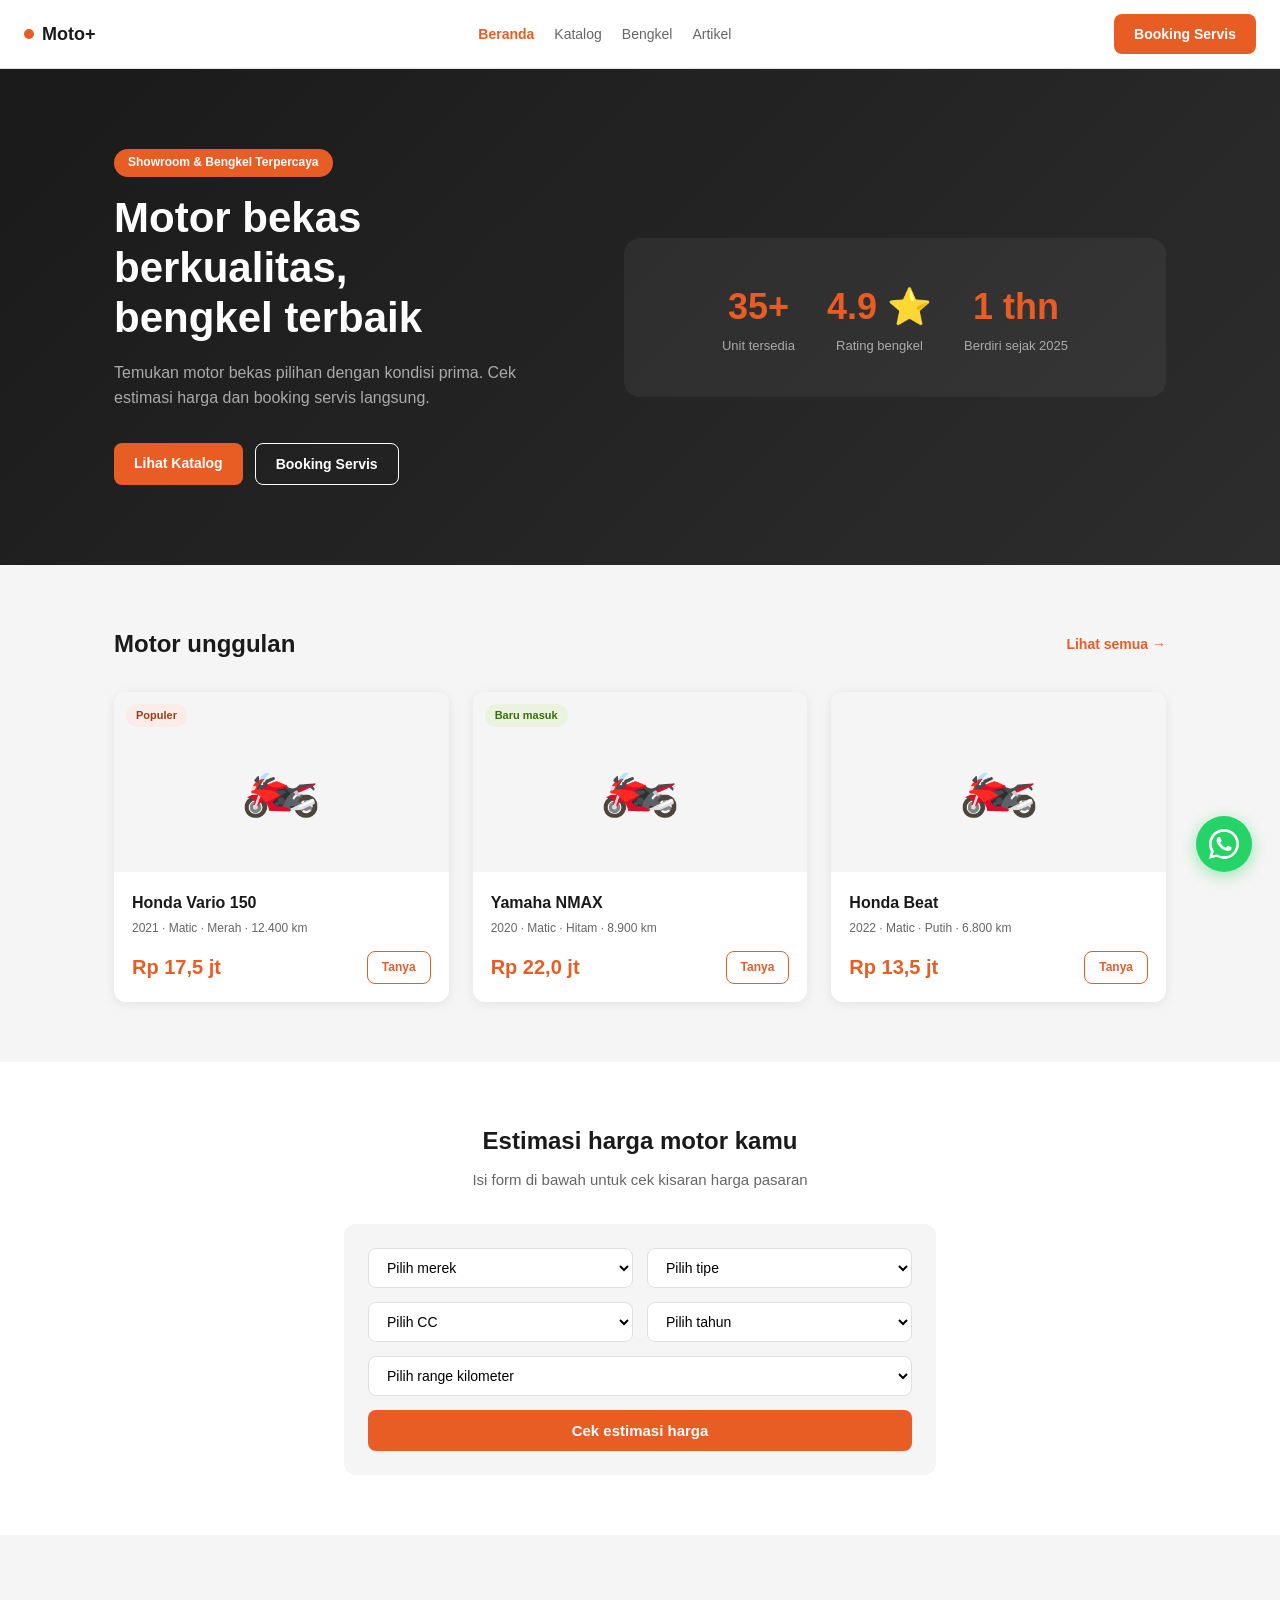
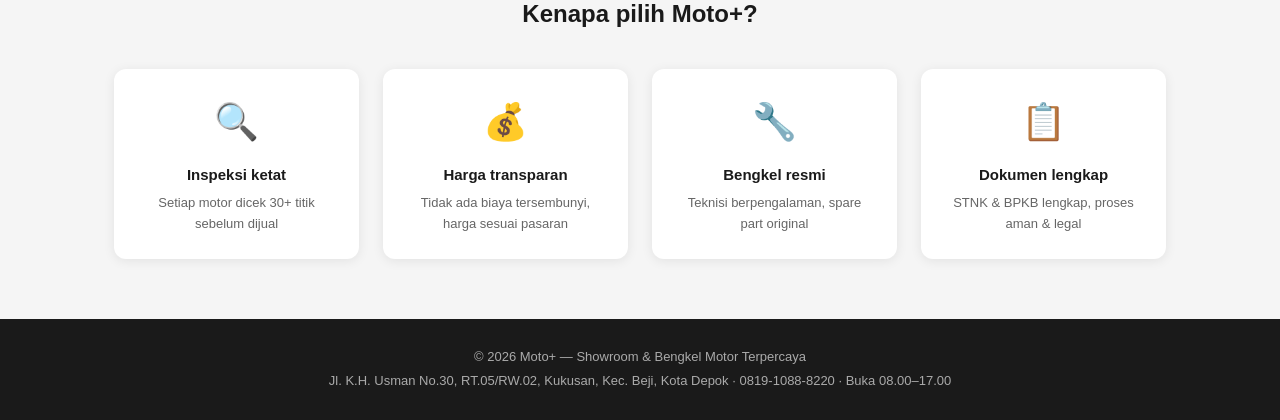
<file: index.html>
<!DOCTYPE html>
<html lang="id">
<head>
  <meta charset="UTF-8">
  <meta name="viewport" content="width=device-width, initial-scale=1.0">
  <title>Moto+ — Showroom & Bengkel Motor</title>
  <link rel="stylesheet" href="css/style.css">
</head>
<body>

  <nav class="navbar">
    <a href="index.html" class="logo">
      <span class="logo-dot"></span>
      Moto+
    </a>
    <ul class="nav-links">
      <li><a href="index.html" class="active">Beranda</a></li>
      <li><a href="katalog.html">Katalog</a></li>
      <li><a href="bengkel.html">Bengkel</a></li>
      <li><a href="blog.html">Artikel</a></li>
    </ul>
    <button class="hamburger" id="hamburger" onclick="toggleMenu()">
      <span></span><span></span><span></span>
    </button>
    <a href="bengkel.html" class="btn btn-primary">Booking Servis</a>
    <ul class="nav-mobile" id="nav-mobile">
      <li><a href="index.html" class="active">Beranda</a></li>
      <li><a href="katalog.html">Katalog</a></li>
      <li><a href="bengkel.html">Bengkel</a></li>
      <li><a href="blog.html">Artikel</a></li>
      <li><a href="bengkel.html" style="color:var(--primary); font-weight:700;">Booking Servis →</a></li>
    </ul>
  </nav>

  <!-- HERO -->
  <section class="hero-section">
    <div class="container">
      <div class="hero-inner">
        <div class="hero-text">
          <div style="background:var(--primary); display:inline-block; padding:4px 14px; border-radius:20px; font-size:12px; font-weight:600; margin-bottom:16px; color:white;">
            Showroom & Bengkel Terpercaya
          </div>
          <h1>Motor bekas berkualitas,<br>bengkel terbaik</h1>
          <p>Temukan motor bekas pilihan dengan kondisi prima. Cek estimasi harga dan booking servis langsung.</p>
          <div class="hero-btns">
            <a href="katalog.html" class="btn btn-primary">Lihat Katalog</a>
            <a href="bengkel.html" class="btn" style="color:white; border:1.5px solid white; background:transparent;">Booking Servis</a>
          </div>
        </div>
        <div class="hero-stats-box">
          <div class="hero-stat">
            <div class="hero-stat-num">35+</div>
            <div class="hero-stat-lbl">Unit tersedia</div>
          </div>
          <div class="hero-stat">
            <div class="hero-stat-num">4.9 ⭐</div>
            <div class="hero-stat-lbl">Rating bengkel</div>
          </div>
          <div class="hero-stat">
            <div class="hero-stat-num">1 thn</div>
            <div class="hero-stat-lbl">Berdiri sejak 2025</div>
          </div>
        </div>
      </div>
    </div>
  </section>

  <!-- KATALOG UNGGULAN -->
  <section style="padding:60px 0;">
    <div class="container">
      <div style="display:flex; justify-content:space-between; align-items:center; margin-bottom:28px; flex-wrap:wrap; gap:10px;">
        <h2 style="font-size:24px; font-weight:700;">Motor unggulan</h2>
        <a href="katalog.html" style="color:var(--primary); text-decoration:none; font-size:14px; font-weight:600;">Lihat semua →</a>
      </div>
      <div class="motor-unggulan-grid">

        <div class="card">
          <div style="background:var(--bg-gray); height:180px; display:flex; align-items:center; justify-content:center; font-size:64px; position:relative;">
            🏍️
            <span class="badge badge-hot" style="position:absolute; top:12px; left:12px;">Populer</span>
          </div>
          <div style="padding:18px;">
            <h3 style="font-size:16px; font-weight:700; margin-bottom:4px;">Honda Vario 150</h3>
            <p style="font-size:12px; color:var(--text-gray); margin-bottom:12px;">2021 · Matic · Merah · 12.400 km</p>
            <div style="display:flex; justify-content:space-between; align-items:center;">
              <div style="font-size:20px; font-weight:800; color:var(--primary);">Rp 17,5 jt</div>
              <a href="bengkel.html" class="btn btn-outline" style="padding:6px 14px; font-size:12px;">Tanya</a>
            </div>
          </div>
        </div>

        <div class="card">
          <div style="background:var(--bg-gray); height:180px; display:flex; align-items:center; justify-content:center; font-size:64px; position:relative;">
            🏍️
            <span class="badge badge-new" style="position:absolute; top:12px; left:12px;">Baru masuk</span>
          </div>
          <div style="padding:18px;">
            <h3 style="font-size:16px; font-weight:700; margin-bottom:4px;">Yamaha NMAX</h3>
            <p style="font-size:12px; color:var(--text-gray); margin-bottom:12px;">2020 · Matic · Hitam · 8.900 km</p>
            <div style="display:flex; justify-content:space-between; align-items:center;">
              <div style="font-size:20px; font-weight:800; color:var(--primary);">Rp 22,0 jt</div>
              <a href="bengkel.html" class="btn btn-outline" style="padding:6px 14px; font-size:12px;">Tanya</a>
            </div>
          </div>
        </div>

        <div class="card">
          <div style="background:var(--bg-gray); height:180px; display:flex; align-items:center; justify-content:center; font-size:64px;">
            🏍️
          </div>
          <div style="padding:18px;">
            <h3 style="font-size:16px; font-weight:700; margin-bottom:4px;">Honda Beat</h3>
            <p style="font-size:12px; color:var(--text-gray); margin-bottom:12px;">2022 · Matic · Putih · 6.800 km</p>
            <div style="display:flex; justify-content:space-between; align-items:center;">
              <div style="font-size:20px; font-weight:800; color:var(--primary);">Rp 13,5 jt</div>
              <a href="bengkel.html" class="btn btn-outline" style="padding:6px 14px; font-size:12px;">Tanya</a>
            </div>
          </div>
        </div>

      </div>
    </div>
  </section>

  <!-- ESTIMASI HARGA -->
  <section style="background:var(--bg-white); padding:60px 0;">
    <div class="container" style="max-width:640px;">
      <h2 style="font-size:24px; font-weight:700; margin-bottom:8px; text-align:center;">Estimasi harga motor kamu</h2>
      <p style="text-align:center; color:var(--text-gray); margin-bottom:32px;">Isi form di bawah untuk cek kisaran harga pasaran</p>
      <div style="background:var(--bg-gray); border-radius:var(--radius-md); padding:24px;">
        <div class="estimasi-grid">
          <select id="merek" style="padding:10px 14px; border:1px solid var(--border); border-radius:var(--radius-sm); font-size:14px; background:white;">
            <option value="">Pilih merek</option>
            <option value="honda">Honda</option>
            <option value="yamaha">Yamaha</option>
            <option value="suzuki">Suzuki</option>
            <option value="kawasaki">Kawasaki</option>
          </select>
          <select id="tipe" style="padding:10px 14px; border:1px solid var(--border); border-radius:var(--radius-sm); font-size:14px; background:white;">
            <option value="">Pilih tipe</option>
            <option value="matic">Matic</option>
            <option value="sport">Sport</option>
            <option value="bebek">Bebek</option>
          </select>
          <select id="cc" style="padding:10px 14px; border:1px solid var(--border); border-radius:var(--radius-sm); font-size:14px; background:white;">
            <option value="">Pilih CC</option>
            <option value="tier1">0 – 150 cc</option>
            <option value="tier2">151 – 250 cc</option>
            <option value="tier3">251 – 400 cc</option>
          </select>
          <select id="tahun" style="padding:10px 14px; border:1px solid var(--border); border-radius:var(--radius-sm); font-size:14px; background:white;">
            <option value="">Pilih tahun</option>
            <option value="2024">2024</option>
            <option value="2023">2023</option>
            <option value="2022">2022</option>
            <option value="2021">2021</option>
            <option value="2020">2020</option>
            <option value="2019">2019</option>
            <option value="2018">2018</option>
          </select>
          <select id="km" class="span2" style="padding:10px 14px; border:1px solid var(--border); border-radius:var(--radius-sm); font-size:14px; background:white;">
            <option value="">Pilih range kilometer</option>
            <option value="rendah">0 – 10.000 km (kondisi baik)</option>
            <option value="sedang">11.000 – 15.000 km (kondisi normal)</option>
            <option value="tinggi">16.000 – 20.000 km (kondisi cukup)</option>
          </select>
        </div>
        <button class="btn btn-primary" style="width:100%; padding:12px; font-size:15px;" onclick="hitungEstimasi()">
          Cek estimasi harga
        </button>
        <div id="hasil-estimasi" style="display:none; margin-top:20px; background:white; border-radius:var(--radius-sm); padding:20px; border-left:4px solid var(--primary);">
          <div style="font-size:12px; color:var(--text-gray); margin-bottom:4px;">Estimasi harga pasar</div>
          <div id="harga-hasil" style="font-size:24px; font-weight:800; color:var(--primary); margin-bottom:4px;"></div>
          <div id="desc-hasil" style="font-size:13px; color:var(--text-gray); margin-bottom:16px;"></div>
          <button onclick="tanyaWA()" style="display:flex; align-items:center; gap:10px; background:#25D366; color:white; border:none; border-radius:var(--radius-sm); padding:10px 20px; font-size:14px; font-weight:600; cursor:pointer; width:100%; justify-content:center;">
            <svg width="20" height="20" viewBox="0 0 24 24" fill="white"><path d="M17.472 14.382c-.297-.149-1.758-.867-2.03-.967-.273-.099-.471-.148-.67.15-.197.297-.767.966-.94 1.164-.173.199-.347.223-.644.075-.297-.15-1.255-.463-2.39-1.475-.883-.788-1.48-1.761-1.653-2.059-.173-.297-.018-.458.13-.606.134-.133.298-.347.446-.52.149-.174.198-.298.298-.497.099-.198.05-.371-.025-.52-.075-.149-.669-1.612-.916-2.207-.242-.579-.487-.5-.669-.51-.173-.008-.371-.01-.57-.01-.198 0-.52.074-.792.372-.272.297-1.04 1.016-1.04 2.479 0 1.462 1.065 2.875 1.213 3.074.149.198 2.096 3.2 5.077 4.487.709.306 1.262.489 1.694.625.712.227 1.36.195 1.871.118.571-.085 1.758-.719 2.006-1.413.248-.694.248-1.289.173-1.413-.074-.124-.272-.198-.57-.347z"/><path d="M12 0C5.373 0 0 5.373 0 12c0 2.123.554 4.118 1.528 5.855L.057 23.882l6.198-1.625A11.934 11.934 0 0012 24c6.627 0 12-5.373 12-12S18.627 0 12 0zm0 21.894a9.87 9.87 0 01-5.031-1.378l-.361-.214-3.741.981.999-3.648-.235-.374A9.861 9.861 0 012.106 12C2.106 6.533 6.533 2.106 12 2.106c5.466 0 9.894 4.427 9.894 9.894 0 5.466-4.428 9.894-9.894 9.894z"/></svg>
            Tanya ke admin via WhatsApp
          </button>
        </div>
      </div>
    </div>
  </section>

  <!-- KEUNGGULAN -->
  <section style="padding:60px 0; background:var(--bg-gray);">
    <div class="container">
      <h2 style="font-size:24px; font-weight:700; text-align:center; margin-bottom:36px;">Kenapa pilih Moto+?</h2>
      <div class="keunggulan-grid">
        <div style="background:white; border-radius:var(--radius-md); padding:24px; text-align:center; box-shadow:var(--shadow);">
          <div style="font-size:36px; margin-bottom:12px;">🔍</div>
          <div style="font-weight:700; margin-bottom:6px;">Inspeksi ketat</div>
          <div style="font-size:13px; color:var(--text-gray);">Setiap motor dicek 30+ titik sebelum dijual</div>
        </div>
        <div style="background:white; border-radius:var(--radius-md); padding:24px; text-align:center; box-shadow:var(--shadow);">
          <div style="font-size:36px; margin-bottom:12px;">💰</div>
          <div style="font-weight:700; margin-bottom:6px;">Harga transparan</div>
          <div style="font-size:13px; color:var(--text-gray);">Tidak ada biaya tersembunyi, harga sesuai pasaran</div>
        </div>
        <div style="background:white; border-radius:var(--radius-md); padding:24px; text-align:center; box-shadow:var(--shadow);">
          <div style="font-size:36px; margin-bottom:12px;">🔧</div>
          <div style="font-weight:700; margin-bottom:6px;">Bengkel resmi</div>
          <div style="font-size:13px; color:var(--text-gray);">Teknisi berpengalaman, spare part original</div>
        </div>
        <div style="background:white; border-radius:var(--radius-md); padding:24px; text-align:center; box-shadow:var(--shadow);">
          <div style="font-size:36px; margin-bottom:12px;">📋</div>
          <div style="font-weight:700; margin-bottom:6px;">Dokumen lengkap</div>
          <div style="font-size:13px; color:var(--text-gray);">STNK & BPKB lengkap, proses aman & legal</div>
        </div>
      </div>
    </div>
  </section>

  <footer class="footer">
    <p>© 2026 Moto+ — Showroom & Bengkel Motor Terpercaya</p>
    <p style="margin-top:4px;">Jl. K.H. Usman No.30, RT.05/RW.02, Kukusan, Kec. Beji, Kota Depok · 0819-1088-8220 · Buka 08.00–17.00</p>
  </footer>

  <!-- WA Floating -->
  <a href="https://wa.me/6281910888220?text=Halo%20Admin%20Moto%2B!%20%F0%9F%91%8B%20Saya%20ingin%20bertanya%20mengenai%20motor%20yang%20tersedia.%20Bisa%20dibantu%3F"
     target="_blank"
     style="position:fixed; bottom:28px; right:28px; width:56px; height:56px; background:#25D366; border-radius:50%; display:flex; align-items:center; justify-content:center; box-shadow:0 4px 16px rgba(37,211,102,0.45); z-index:9999; transition:transform 0.2s;"
     onmouseover="this.style.transform='scale(1.12)'"
     onmouseout="this.style.transform='scale(1)'">
    <svg width="30" height="30" viewBox="0 0 24 24" fill="white"><path d="M17.472 14.382c-.297-.149-1.758-.867-2.03-.967-.273-.099-.471-.148-.67.15-.197.297-.767.966-.94 1.164-.173.199-.347.223-.644.075-.297-.15-1.255-.463-2.39-1.475-.883-.788-1.48-1.761-1.653-2.059-.173-.297-.018-.458.13-.606.134-.133.298-.347.446-.52.149-.174.198-.298.298-.497.099-.198.05-.371-.025-.52-.075-.149-.669-1.612-.916-2.207-.242-.579-.487-.5-.669-.51-.173-.008-.371-.01-.57-.01-.198 0-.52.074-.792.372-.272.297-1.04 1.016-1.04 2.479 0 1.462 1.065 2.875 1.213 3.074.149.198 2.096 3.2 5.077 4.487.709.306 1.262.489 1.694.625.712.227 1.36.195 1.871.118.571-.085 1.758-.719 2.006-1.413.248-.694.248-1.289.173-1.413-.074-.124-.272-.198-.57-.347z"/><path d="M12 0C5.373 0 0 5.373 0 12c0 2.123.554 4.118 1.528 5.855L.057 23.882l6.198-1.625A11.934 11.934 0 0012 24c6.627 0 12-5.373 12-12S18.627 0 12 0zm0 21.894a9.87 9.87 0 01-5.031-1.378l-.361-.214-3.741.981.999-3.648-.235-.374A9.861 9.861 0 012.106 12C2.106 6.533 6.533 2.106 12 2.106c5.466 0 9.894 4.427 9.894 9.894 0 5.466-4.428 9.894-9.894 9.894z"/></svg>
  </a>

  <script src="js/script.js"></script>
  <script>
    function toggleMenu() {
      document.getElementById('hamburger').classList.toggle('open');
      document.getElementById('nav-mobile').classList.toggle('open');
    }
  </script>
</body>
</html>
</file>
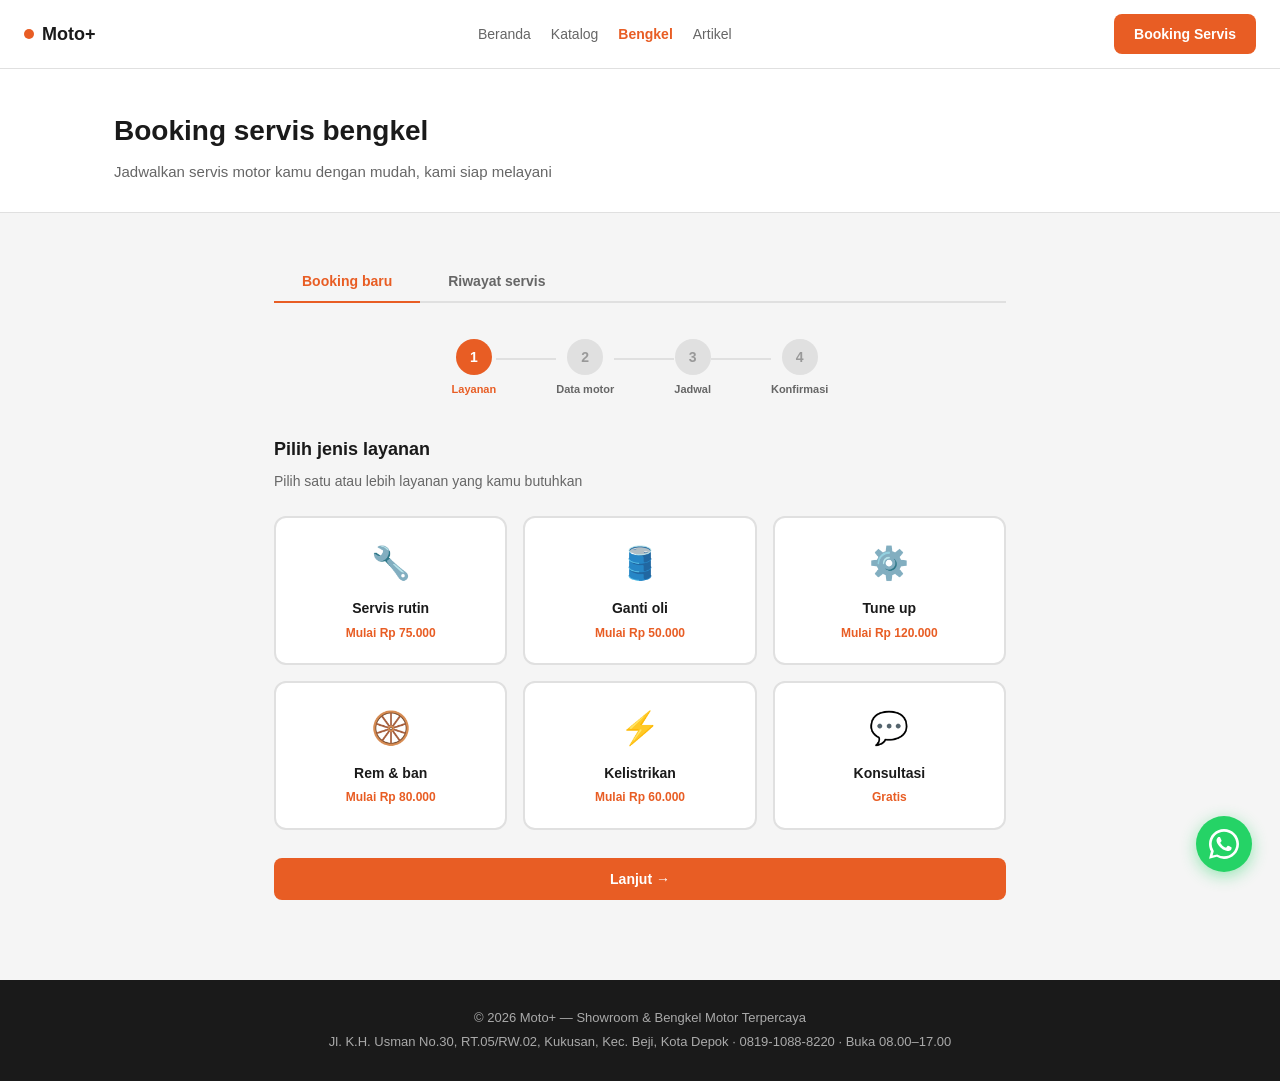
<file: bengkel.html>
<!DOCTYPE html>
<html lang="id">
<head>
  <meta charset="UTF-8">
  <meta name="viewport" content="width=device-width, initial-scale=1.0">
  <title>Booking Bengkel — Moto+</title>
  <link rel="stylesheet" href="css/style.css">
  <style>
    .layanan-grid {
      display: grid;
      grid-template-columns: repeat(3, 1fr);
      gap: 16px;
      margin-bottom: 28px;
    }
    .layanan-card {
      background: white;
      border: 2px solid var(--border);
      border-radius: var(--radius-md);
      padding: 20px 16px;
      text-align: center;
      cursor: pointer;
      transition: all 0.2s;
    }
    .layanan-card:hover { border-color: var(--primary); background: var(--primary-light); }
    .layanan-card.selected { border-color: var(--primary); background: var(--primary-light); }
    .layanan-card .ikon { font-size: 32px; margin-bottom: 8px; }
    .layanan-card .nama { font-size: 14px; font-weight: 700; color: var(--text-dark); }
    .layanan-card .harga { font-size: 12px; color: var(--primary); font-weight: 600; margin-top: 4px; }

    .form-group { margin-bottom: 16px; }
    .form-group label {
      display: block;
      font-size: 13px;
      font-weight: 600;
      color: var(--text-gray);
      margin-bottom: 6px;
    }
    .form-group input,
    .form-group select,
    .form-group textarea {
      width: 100%;
      padding: 11px 14px;
      border: 1.5px solid var(--border);
      border-radius: var(--radius-sm);
      font-size: 14px;
      font-family: inherit;
      transition: border-color 0.2s;
      background: white;
    }
    .form-group input:focus,
    .form-group select:focus,
    .form-group textarea:focus {
      outline: none;
      border-color: var(--primary);
    }
    .form-row { display: grid; grid-template-columns: 1fr 1fr; gap: 16px; }

    .step-bar {
      display: flex;
      align-items: center;
      justify-content: center;
      margin-bottom: 36px;
    }
    .step { display: flex; flex-direction: column; align-items: center; gap: 6px; }
    .step-circle {
      width: 36px;
      height: 36px;
      border-radius: 50%;
      background: var(--border);
      color: var(--text-light);
      display: flex;
      align-items: center;
      justify-content: center;
      font-weight: 700;
      font-size: 14px;
      transition: all 0.3s;
    }
    .step.active .step-circle { background: var(--primary); color: white; }
    .step.done .step-circle { background: #22c55e; color: white; }
    .step-label { font-size: 11px; color: var(--text-gray); font-weight: 600; }
    .step.active .step-label { color: var(--primary); }
    .step-line {
      width: 60px;
      height: 2px;
      background: var(--border);
      margin-bottom: 20px;
      transition: background 0.3s;
    }
    .step-line.done { background: #22c55e; }

    .panel { display: none; }
    .panel.active { display: block; }

    .riwayat-item {
      background: white;
      border-radius: var(--radius-md);
      padding: 16px 20px;
      display: flex;
      justify-content: space-between;
      align-items: center;
      margin-bottom: 12px;
      box-shadow: var(--shadow);
    }
    .status-badge { padding: 4px 12px; border-radius: 20px; font-size: 12px; font-weight: 600; }
    .status-selesai { background: #dcfce7; color: #15803d; }
    .status-proses  { background: #fef9c3; color: #a16207; }
    .status-antri   { background: #e0f2fe; color: #0369a1; }

    .loading-overlay {
      display: none;
      position: fixed;
      inset: 0;
      background: rgba(0,0,0,0.45);
      z-index: 9998;
      align-items: center;
      justify-content: center;
      flex-direction: column;
      gap: 16px;
      color: white;
      font-size: 15px;
      font-weight: 600;
    }
    .loading-overlay.show { display: flex; }
    .spinner {
      width: 44px;
      height: 44px;
      border: 4px solid rgba(255,255,255,0.3);
      border-top-color: white;
      border-radius: 50%;
      animation: spin 0.8s linear infinite;
    }
    @keyframes spin { to { transform: rotate(360deg); } }
  </style>
</head>
<body>

  <nav class="navbar">
    <a href="index.html" class="logo">
      <span class="logo-dot"></span>
      Moto+
    </a>
    <ul class="nav-links">
      <li><a href="index.html">Beranda</a></li>
      <li><a href="katalog.html">Katalog</a></li>
      <li><a href="bengkel.html" class="active">Bengkel</a></li>
      <li><a href="blog.html">Artikel</a></li>
    </ul>
    <a href="bengkel.html" class="btn btn-primary">Booking Servis</a>
  </nav>

  <!-- Loading overlay -->
  <div class="loading-overlay" id="loading">
    <div class="spinner"></div>
    <div>Mengirim booking...</div>
  </div>

  <!-- HEADER -->
  <section style="background: white; padding: 40px 0 28px; border-bottom: 1px solid var(--border);">
    <div class="container">
      <h1 style="font-size: 28px; font-weight: 800; margin-bottom: 6px;">Booking servis bengkel</h1>
      <p style="color: var(--text-gray);">Jadwalkan servis motor kamu dengan mudah, kami siap melayani</p>
    </div>
  </section>

  <section style="padding: 48px 0 80px;">
    <div class="container" style="max-width: 780px;">

      <!-- Tab -->
      <div style="display: flex; gap: 0; margin-bottom: 36px; border-bottom: 2px solid var(--border);">
        <button onclick="gantiTab('booking')" id="tab-booking"
          style="padding: 12px 28px; font-size: 14px; font-weight: 700; border: none; background: none; cursor: pointer; color: var(--primary); border-bottom: 2px solid var(--primary); margin-bottom: -2px;">
          Booking baru
        </button>
        <button onclick="gantiTab('riwayat')" id="tab-riwayat"
          style="padding: 12px 28px; font-size: 14px; font-weight: 700; border: none; background: none; cursor: pointer; color: var(--text-gray); border-bottom: 2px solid transparent; margin-bottom: -2px;">
          Riwayat servis
        </button>
      </div>

      <!-- PANEL BOOKING -->
      <div id="panel-booking" class="panel active">

        <!-- Step bar -->
        <div class="step-bar">
          <div class="step active" id="step1">
            <div class="step-circle">1</div>
            <div class="step-label">Layanan</div>
          </div>
          <div class="step-line" id="line1"></div>
          <div class="step" id="step2">
            <div class="step-circle">2</div>
            <div class="step-label">Data motor</div>
          </div>
          <div class="step-line" id="line2"></div>
          <div class="step" id="step3">
            <div class="step-circle">3</div>
            <div class="step-label">Jadwal</div>
          </div>
          <div class="step-line" id="line3"></div>
          <div class="step" id="step4">
            <div class="step-circle">4</div>
            <div class="step-label">Konfirmasi</div>
          </div>
        </div>

        <!-- Step 1: Pilih Layanan -->
        <div id="form-step1" class="panel active">
          <h2 style="font-size: 18px; font-weight: 700; margin-bottom: 6px;">Pilih jenis layanan</h2>
          <p style="color: var(--text-gray); font-size: 14px; margin-bottom: 24px;">Pilih satu atau lebih layanan yang kamu butuhkan</p>
          <div class="layanan-grid">
            <div class="layanan-card" onclick="pilihLayanan(this, 'Servis Rutin')">
              <div class="ikon">🔧</div>
              <div class="nama">Servis rutin</div>
              <div class="harga">Mulai Rp 75.000</div>
            </div>
            <div class="layanan-card" onclick="pilihLayanan(this, 'Ganti Oli')">
              <div class="ikon">🛢️</div>
              <div class="nama">Ganti oli</div>
              <div class="harga">Mulai Rp 50.000</div>
            </div>
            <div class="layanan-card" onclick="pilihLayanan(this, 'Tune Up')">
              <div class="ikon">⚙️</div>
              <div class="nama">Tune up</div>
              <div class="harga">Mulai Rp 120.000</div>
            </div>
            <div class="layanan-card" onclick="pilihLayanan(this, 'Rem & Ban')">
              <div class="ikon">🛞</div>
              <div class="nama">Rem & ban</div>
              <div class="harga">Mulai Rp 80.000</div>
            </div>
            <div class="layanan-card" onclick="pilihLayanan(this, 'Kelistrikan')">
              <div class="ikon">⚡</div>
              <div class="nama">Kelistrikan</div>
              <div class="harga">Mulai Rp 60.000</div>
            </div>
            <div class="layanan-card" onclick="pilihLayanan(this, 'Konsultasi')">
              <div class="ikon">💬</div>
              <div class="nama">Konsultasi</div>
              <div class="harga">Gratis</div>
            </div>
          </div>
          <div id="error-layanan" style="display:none; color:#dc2626; font-size:13px; margin-bottom:12px;">
            ⚠️ Pilih minimal satu layanan terlebih dahulu.
          </div>
          <button class="btn btn-primary" style="width:100%; padding:13px;" onclick="nextStep(2)">Lanjut →</button>
        </div>

        <!-- Step 2: Data Motor -->
        <div id="form-step2" class="panel">
          <h2 style="font-size: 18px; font-weight: 700; margin-bottom: 6px;">Data diri & motor</h2>
          <p style="color: var(--text-gray); font-size: 14px; margin-bottom: 24px;">Isi informasi berikut dengan lengkap</p>
          <div class="form-row">
            <div class="form-group">
              <label>Nama lengkap *</label>
              <input type="text" id="nama" placeholder="Contoh: Ahmad Rizki">
            </div>
            <div class="form-group">
              <label>Nomor HP *</label>
              <input type="tel" id="nohp" placeholder="Contoh: 0812-3456-7890">
            </div>
          </div>
          <div class="form-row">
            <div class="form-group">
              <label>Merek motor *</label>
              <select id="merek-motor">
                <option value="">Pilih merek</option>
                <option>Honda</option>
                <option>Yamaha</option>
                <option>Suzuki</option>
                <option>Kawasaki</option>
              </select>
            </div>
            <div class="form-group">
              <label>Tipe / model *</label>
              <input type="text" id="tipe-motor" placeholder="Contoh: Vario 150, NMAX">
            </div>
          </div>
          <div class="form-row">
            <div class="form-group">
              <label>Tahun motor *</label>
              <select id="tahun-motor">
                <option value="">Pilih tahun</option>
                <option>2024</option><option>2023</option><option>2022</option>
                <option>2021</option><option>2020</option><option>2019</option>
                <option>2018</option><option>2017</option><option>2016</option>
              </select>
            </div>
            <div class="form-group">
              <label>Plat nomor</label>
              <input type="text" id="plat" placeholder="Contoh: B 1234 ABC">
            </div>
          </div>
          <div class="form-group">
            <label>Keluhan / catatan tambahan</label>
            <textarea id="keluhan" rows="3" placeholder="Contoh: Mesin berbunyi kasar saat pagi hari..."></textarea>
          </div>
          <div id="error-data" style="display:none; color:#dc2626; font-size:13px; margin-bottom:12px;">
            ⚠️ Harap isi nama, nomor HP, merek, tipe, dan tahun motor.
          </div>
          <div style="display:flex; gap:12px;">
            <button class="btn btn-outline" style="flex:1; padding:13px;" onclick="prevStep(1)">← Kembali</button>
            <button class="btn btn-primary" style="flex:2; padding:13px;" onclick="nextStep(3)">Lanjut →</button>
          </div>
        </div>

        <!-- Step 3: Jadwal -->
        <div id="form-step3" class="panel">
          <h2 style="font-size: 18px; font-weight: 700; margin-bottom: 6px;">Pilih jadwal servis</h2>
          <p style="color: var(--text-gray); font-size: 14px; margin-bottom: 24px;">Pilih tanggal dan jam yang tersedia</p>
          <div class="form-row">
            <div class="form-group">
              <label>Tanggal servis *</label>
              <input type="date" id="tanggal">
            </div>
            <div class="form-group">
              <label>Jam servis *</label>
              <select id="jam">
                <option value="">Pilih jam</option>
                <option>08:00 – 09:00</option>
                <option>09:00 – 10:00</option>
                <option>10:00 – 11:00</option>
                <option>11:00 – 12:00</option>
                <option>13:00 – 14:00</option>
                <option>14:00 – 15:00</option>
                <option>15:00 – 16:00</option>
              </select>
            </div>
          </div>
          <div style="background: var(--primary-light); border-radius: var(--radius-sm); padding: 14px 16px; margin-bottom: 20px; font-size: 13px; color: var(--primary-dark);">
            📍 <strong>Alamat bengkel:</strong> Jl. Otomotif Raya No. 88 · Buka Senin–Sabtu, 08.00–17.00
          </div>
          <div id="error-jadwal" style="display:none; color:#dc2626; font-size:13px; margin-bottom:12px;">
            ⚠️ Pilih tanggal dan jam terlebih dahulu.
          </div>
          <div style="display:flex; gap:12px;">
            <button class="btn btn-outline" style="flex:1; padding:13px;" onclick="prevStep(2)">← Kembali</button>
            <button class="btn btn-primary" style="flex:2; padding:13px;" onclick="nextStep(4)">Lanjut →</button>
          </div>
        </div>

        <!-- Step 4: Konfirmasi -->
        <div id="form-step4" class="panel">
          <h2 style="font-size: 18px; font-weight: 700; margin-bottom: 6px;">Konfirmasi booking</h2>
          <p style="color: var(--text-gray); font-size: 14px; margin-bottom: 24px;">Cek kembali detail booking kamu</p>
          <div style="background: var(--bg-gray); border-radius: var(--radius-md); padding: 24px; margin-bottom: 24px;">
            <table style="width:100%; font-size:14px; border-collapse:collapse;">
              <tr>
                <td style="padding:8px 0; color:var(--text-gray); width:140px;">Layanan</td>
                <td style="padding:8px 0; font-weight:600;" id="konfirm-layanan">—</td>
              </tr>
              <tr><td colspan="2"><hr style="border:none; border-top:1px solid var(--border); margin:4px 0;"></td></tr>
              <tr>
                <td style="padding:8px 0; color:var(--text-gray);">Nama</td>
                <td style="padding:8px 0; font-weight:600;" id="konfirm-nama">—</td>
              </tr>
              <tr>
                <td style="padding:8px 0; color:var(--text-gray);">Nomor HP</td>
                <td style="padding:8px 0; font-weight:600;" id="konfirm-hp">—</td>
              </tr>
              <tr><td colspan="2"><hr style="border:none; border-top:1px solid var(--border); margin:4px 0;"></td></tr>
              <tr>
                <td style="padding:8px 0; color:var(--text-gray);">Motor</td>
                <td style="padding:8px 0; font-weight:600;" id="konfirm-motor">—</td>
              </tr>
              <tr>
                <td style="padding:8px 0; color:var(--text-gray);">Keluhan</td>
                <td style="padding:8px 0; font-weight:600;" id="konfirm-keluhan">—</td>
              </tr>
              <tr><td colspan="2"><hr style="border:none; border-top:1px solid var(--border); margin:4px 0;"></td></tr>
              <tr>
                <td style="padding:8px 0; color:var(--text-gray);">Tanggal</td>
                <td style="padding:8px 0; font-weight:600;" id="konfirm-tanggal">—</td>
              </tr>
              <tr>
                <td style="padding:8px 0; color:var(--text-gray);">Jam</td>
                <td style="padding:8px 0; font-weight:600;" id="konfirm-jam">—</td>
              </tr>
            </table>
          </div>
          <div style="display:flex; gap:12px;">
            <button class="btn btn-outline" style="flex:1; padding:13px;" onclick="prevStep(3)">← Kembali</button>
            <button class="btn btn-primary" style="flex:2; padding:13px; background:#25D366; display:flex; align-items:center; justify-content:center; gap:8px;" onclick="kirimBooking()">
              <svg width="18" height="18" viewBox="0 0 24 24" fill="white">
                <path d="M17.472 14.382c-.297-.149-1.758-.867-2.03-.967-.273-.099-.471-.148-.67.15-.197.297-.767.966-.94 1.164-.173.199-.347.223-.644.075-.297-.15-1.255-.463-2.39-1.475-.883-.788-1.48-1.761-1.653-2.059-.173-.297-.018-.458.13-.606.134-.133.298-.347.446-.52.149-.174.198-.298.298-.497.099-.198.05-.371-.025-.52-.075-.149-.669-1.612-.916-2.207-.242-.579-.487-.5-.669-.51-.173-.008-.371-.01-.57-.01-.198 0-.52.074-.792.372-.272.297-1.04 1.016-1.04 2.479 0 1.462 1.065 2.875 1.213 3.074.149.198 2.096 3.2 5.077 4.487.709.306 1.262.489 1.694.625.712.227 1.36.195 1.871.118.571-.085 1.758-.719 2.006-1.413.248-.694.248-1.289.173-1.413-.074-.124-.272-.198-.57-.347z"/>
                <path d="M12 0C5.373 0 0 5.373 0 12c0 2.123.554 4.118 1.528 5.855L.057 23.882l6.198-1.625A11.934 11.934 0 0012 24c6.627 0 12-5.373 12-12S18.627 0 12 0zm0 21.894a9.87 9.87 0 01-5.031-1.378l-.361-.214-3.741.981.999-3.648-.235-.374A9.861 9.861 0 012.106 12C2.106 6.533 6.533 2.106 12 2.106c5.466 0 9.894 4.427 9.894 9.894 0 5.466-4.428 9.894-9.894 9.894z"/>
              </svg>
              Konfirmasi & Kirim Booking
            </button>
          </div>
        </div>

        <!-- Step 5: Sukses -->
        <div id="form-step5" class="panel" style="text-align:center; padding:40px 0;">
          <div style="font-size:64px; margin-bottom:16px;">✅</div>
          <h2 style="font-size:22px; font-weight:800; margin-bottom:8px;">Booking berhasil!</h2>
          <p style="color:var(--text-gray); margin-bottom:8px;">Data kamu sudah tercatat di sistem kami.</p>
          <p style="color:var(--text-gray); margin-bottom:28px;">Tim kami akan menghubungi kamu untuk konfirmasi jadwal.</p>
          <div style="display:flex; gap:12px; justify-content:center;">
            <a href="index.html" class="btn btn-outline" style="padding:12px 24px;">Kembali ke beranda</a>
            <button class="btn btn-primary" style="padding:12px 24px;" onclick="resetBooking()">Booking lagi</button>
          </div>
        </div>

      </div>

 <!-- PANEL RIWAYAT -->
<div id="panel-riwayat" class="panel">
  <h2 style="font-size:18px; font-weight:700; margin-bottom:20px;">Riwayat servis</h2>
  <div style="text-align:center; padding: 60px 0; color: var(--text-gray);">
    <div style="font-size: 56px; margin-bottom: 16px;">🔧</div>
    <p style="font-size: 16px; font-weight: 600; margin-bottom: 6px;">Belum ada riwayat servis</p>
    <p style="font-size: 14px;">Riwayat servis akan muncul setelah kamu melakukan booking</p>
  </div>
</div>

    </div>
  </section>

  <footer class="footer">
    <p>© 2026 Moto+ — Showroom & Bengkel Motor Terpercaya</p>
    <p style="margin-top:4px;">Jl. K.H. Usman No.30, RT.05/RW.02, Kukusan, Kec. Beji, Kota Depok · 0819-1088-8220 · Buka 08.00–17.00</p>
  </footer>

  <!-- Tombol WA Floating -->
  <a href="https://wa.me/6281910888220?text=Halo%20Admin%20Moto%2B!%20Saya%20ingin%20menanyakan%20jadwal%20servis%20di%20bengkel.%20Bisa%20dibantu%3F"
     target="_blank"
     title="Chat WhatsApp Admin"
     style="position:fixed; bottom:28px; right:28px; width:56px; height:56px; background:#25D366; border-radius:50%; display:flex; align-items:center; justify-content:center; box-shadow:0 4px 16px rgba(37,211,102,0.45); z-index:9999; transition:transform 0.2s;"
     onmouseover="this.style.transform='scale(1.12)'"
     onmouseout="this.style.transform='scale(1)'">
    <svg width="30" height="30" viewBox="0 0 24 24" fill="white">
      <path d="M17.472 14.382c-.297-.149-1.758-.867-2.03-.967-.273-.099-.471-.148-.67.15-.197.297-.767.966-.94 1.164-.173.199-.347.223-.644.075-.297-.15-1.255-.463-2.39-1.475-.883-.788-1.48-1.761-1.653-2.059-.173-.297-.018-.458.13-.606.134-.133.298-.347.446-.52.149-.174.198-.298.298-.497.099-.198.05-.371-.025-.52-.075-.149-.669-1.612-.916-2.207-.242-.579-.487-.5-.669-.51-.173-.008-.371-.01-.57-.01-.198 0-.52.074-.792.372-.272.297-1.04 1.016-1.04 2.479 0 1.462 1.065 2.875 1.213 3.074.149.198 2.096 3.2 5.077 4.487.709.306 1.262.489 1.694.625.712.227 1.36.195 1.871.118.571-.085 1.758-.719 2.006-1.413.248-.694.248-1.289.173-1.413-.074-.124-.272-.198-.57-.347z"/>
      <path d="M12 0C5.373 0 0 5.373 0 12c0 2.123.554 4.118 1.528 5.855L.057 23.882l6.198-1.625A11.934 11.934 0 0012 24c6.627 0 12-5.373 12-12S18.627 0 12 0zm0 21.894a9.87 9.87 0 01-5.031-1.378l-.361-.214-3.741.981.999-3.648-.235-.374A9.861 9.861 0 012.106 12C2.106 6.533 6.533 2.106 12 2.106c5.466 0 9.894 4.427 9.894 9.894 0 5.466-4.428 9.894-9.894 9.894z"/>
    </svg>
  </a>

  <script src="js/script.js"></script>
  <script>
    // ⚠️ GANTI dengan URL Apps Script kamu setelah deploy
    const APPS_SCRIPT_URL = 'https://script.google.com/macros/s/AKfycbx9cb1X1jB2tCt3Myvx8-jf8-J1B8DzOXhm3JuZIxkbSoN3Evo1-WIGAmsggm0SerBP/exec';
    const NOMOR_WA = '6281910888220';

    let layananDipilih = [];

    document.getElementById('tanggal').min = new Date().toISOString().split('T')[0];

    function gantiTab(tab) {
      document.getElementById('panel-booking').classList.toggle('active', tab === 'booking');
      document.getElementById('panel-riwayat').classList.toggle('active', tab === 'riwayat');
      document.getElementById('tab-booking').style.color = tab === 'booking' ? 'var(--primary)' : 'var(--text-gray)';
      document.getElementById('tab-booking').style.borderBottomColor = tab === 'booking' ? 'var(--primary)' : 'transparent';
      document.getElementById('tab-riwayat').style.color = tab === 'riwayat' ? 'var(--primary)' : 'var(--text-gray)';
      document.getElementById('tab-riwayat').style.borderBottomColor = tab === 'riwayat' ? 'var(--primary)' : 'transparent';
    }

    function pilihLayanan(el, nama) {
      el.classList.toggle('selected');
      if (el.classList.contains('selected')) {
        if (!layananDipilih.includes(nama)) layananDipilih.push(nama);
      } else {
        layananDipilih = layananDipilih.filter(l => l !== nama);
      }
    }

    function nextStep(target) {
      if (target === 2 && layananDipilih.length === 0) {
        document.getElementById('error-layanan').style.display = 'block';
        return;
      }
      document.getElementById('error-layanan').style.display = 'none';

      if (target === 3) {
        const nama  = document.getElementById('nama').value.trim();
        const nohp  = document.getElementById('nohp').value.trim();
        const merek = document.getElementById('merek-motor').value;
        const tipe  = document.getElementById('tipe-motor').value.trim();
        const tahun = document.getElementById('tahun-motor').value;
        if (!nama || !nohp || !merek || !tipe || !tahun) {
          document.getElementById('error-data').style.display = 'block';
          return;
        }
        document.getElementById('error-data').style.display = 'none';
      }

      if (target === 4) {
        const tgl = document.getElementById('tanggal').value;
        const jam = document.getElementById('jam').value;
        if (!tgl || !jam) {
          document.getElementById('error-jadwal').style.display = 'block';
          return;
        }
        document.getElementById('error-jadwal').style.display = 'none';
        isiKonfirmasi();
      }

      tampilStep(target);
    }

    function prevStep(target) { tampilStep(target); }

    function tampilStep(target) {
      for (let i = 1; i <= 4; i++) {
        document.getElementById(`form-step${i}`).classList.toggle('active', i === target);
        const stepEl = document.getElementById(`step${i}`);
        stepEl.classList.remove('active', 'done');
        if (i === target) stepEl.classList.add('active');
        else if (i < target) stepEl.classList.add('done');
      }
      for (let i = 1; i <= 3; i++) {
        document.getElementById(`line${i}`).classList.toggle('done', i < target);
      }
    }

    function isiKonfirmasi() {
      const tgl = new Date(document.getElementById('tanggal').value);
      const tglFormatted = tgl.toLocaleDateString('id-ID', { weekday:'long', day:'numeric', month:'long', year:'numeric' });
      document.getElementById('konfirm-layanan').textContent  = layananDipilih.join(', ');
      document.getElementById('konfirm-nama').textContent     = document.getElementById('nama').value;
      document.getElementById('konfirm-hp').textContent       = document.getElementById('nohp').value;
      document.getElementById('konfirm-motor').textContent    =
        `${document.getElementById('merek-motor').value} ${document.getElementById('tipe-motor').value} (${document.getElementById('tahun-motor').value}) — ${document.getElementById('plat').value || 'plat tidak diisi'}`;
      document.getElementById('konfirm-keluhan').textContent  = document.getElementById('keluhan').value || 'Tidak ada';
      document.getElementById('konfirm-tanggal').textContent  = tglFormatted;
      document.getElementById('konfirm-jam').textContent      = document.getElementById('jam').value;
    }

    async function kirimBooking() {
      // Tampilkan loading
      document.getElementById('loading').classList.add('show');

      const dataBooking = {
        nama     : document.getElementById('konfirm-nama').textContent,
        nohp     : document.getElementById('konfirm-hp').textContent,
        motor    : document.getElementById('konfirm-motor').textContent,
        layanan  : document.getElementById('konfirm-layanan').textContent,
        keluhan  : document.getElementById('konfirm-keluhan').textContent,
        tanggal  : document.getElementById('konfirm-tanggal').textContent,
        jam      : document.getElementById('konfirm-jam').textContent,
        timestamp: new Date().toLocaleString('id-ID')
      };

      // Kirim ke Google Sheets via GET (kompatibel dengan Apps Script no-cors)
      try {
        const params = new URLSearchParams(dataBooking);
        await fetch(APPS_SCRIPT_URL + '?' + params.toString(), {
          method : 'GET',
          mode   : 'no-cors'
        });
      } catch (err) {
        console.log('Sheets error:', err);
      }

      // Kirim WA ke admin sekaligus
      const pesan =
`Halo Admin Moto+! 👋 Ada booking servis baru masuk.

🔧 *Layanan:* ${dataBooking.layanan}
👤 *Nama:* ${dataBooking.nama}
📞 *HP:* ${dataBooking.nohp}
🏍️ *Motor:* ${dataBooking.motor}
📝 *Keluhan:* ${dataBooking.keluhan}
📅 *Tanggal:* ${dataBooking.tanggal}
⏰ *Jam:* ${dataBooking.jam}

Mohon konfirmasi jadwalnya. Terima kasih!`;

      document.getElementById('loading').classList.remove('show');

      window.open(`https://wa.me/${NOMOR_WA}?text=${encodeURIComponent(pesan)}`, '_blank');

      // Tampilkan halaman sukses
      for (let i = 1; i <= 4; i++) document.getElementById(`form-step${i}`).classList.remove('active');
      document.getElementById('form-step5').classList.add('active');
    }

    function resetBooking() {
      layananDipilih = [];
      document.querySelectorAll('.layanan-card').forEach(c => c.classList.remove('selected'));
      ['nama','nohp','tipe-motor','plat','keluhan','tanggal'].forEach(id => document.getElementById(id).value = '');
      ['merek-motor','tahun-motor','jam'].forEach(id => document.getElementById(id).selectedIndex = 0);
      document.getElementById('form-step5').classList.remove('active');
      tampilStep(1);
    }
  </script>
</body>
</html>
</file>
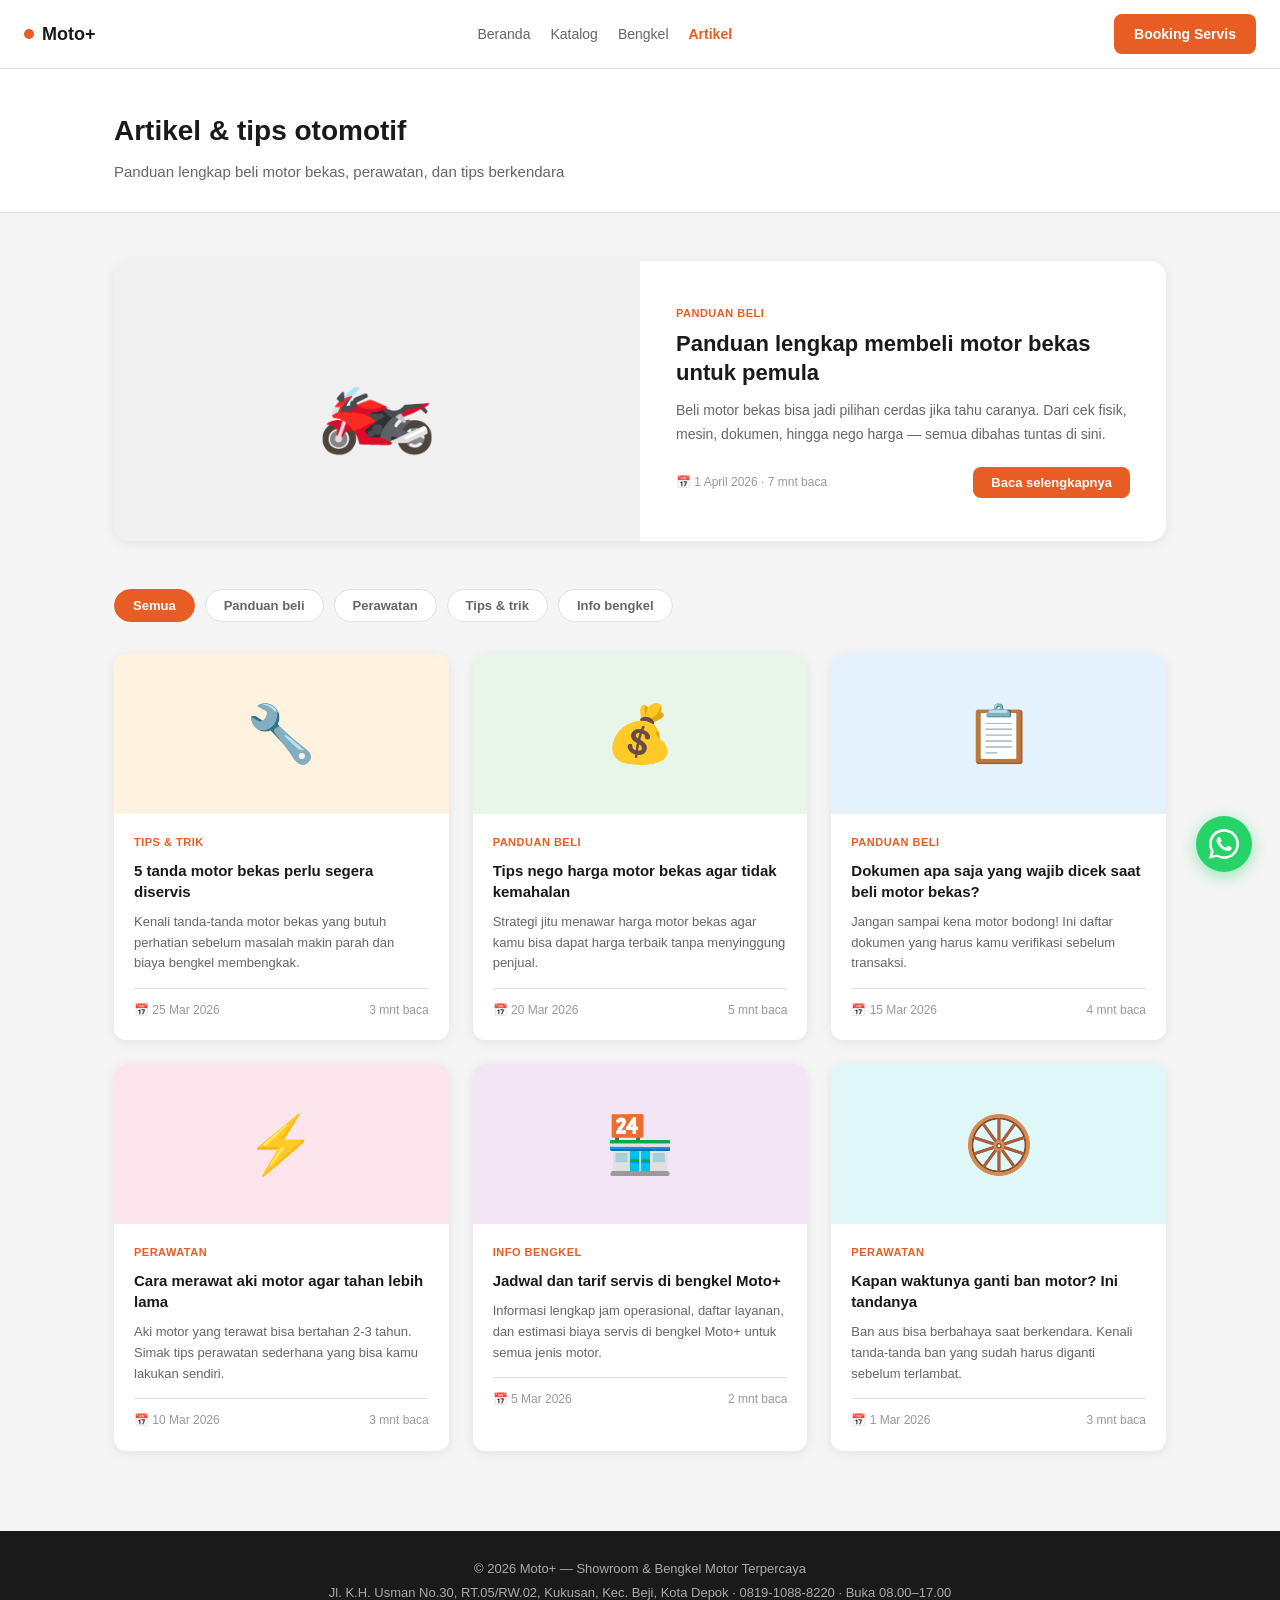
<file: blog.html>
<!DOCTYPE html>
<html lang="id">
<head>
  <meta charset="UTF-8">
  <meta name="viewport" content="width=device-width, initial-scale=1.0">
  <title>Artikel & Tips — Moto+</title>
  <link rel="stylesheet" href="css/style.css">
  <style>
    .artikel-grid {
      display: grid;
      grid-template-columns: repeat(3, 1fr);
      gap: 24px;
    }
    .artikel-card {
      background: white;
      border-radius: var(--radius-md);
      overflow: hidden;
      box-shadow: var(--shadow);
      transition: transform 0.2s;
      cursor: pointer;
    }
    .artikel-card:hover { transform: translateY(-4px); }
    .artikel-thumb {
      height: 160px;
      display: flex;
      align-items: center;
      justify-content: center;
      font-size: 56px;
    }
    .artikel-body { padding: 20px; }
    .artikel-cat {
      font-size: 11px;
      font-weight: 700;
      color: var(--primary);
      text-transform: uppercase;
      letter-spacing: 0.5px;
      margin-bottom: 8px;
    }
    .artikel-judul {
      font-size: 15px;
      font-weight: 700;
      color: var(--text-dark);
      line-height: 1.4;
      margin-bottom: 10px;
    }
    .artikel-desc {
      font-size: 13px;
      color: var(--text-gray);
      line-height: 1.6;
      margin-bottom: 14px;
    }
    .artikel-meta {
      display: flex;
      justify-content: space-between;
      align-items: center;
      font-size: 12px;
      color: var(--text-light);
      border-top: 1px solid var(--border);
      padding-top: 12px;
    }

    .artikel-featured {
      background: white;
      border-radius: var(--radius-lg);
      overflow: hidden;
      box-shadow: var(--shadow);
      display: grid;
      grid-template-columns: 1fr 1fr;
      margin-bottom: 48px;
    }
    .artikel-featured .thumb {
      background: var(--bg-gray);
      display: flex;
      align-items: center;
      justify-content: center;
      font-size: 96px;
      min-height: 280px;
    }
    .artikel-featured .body {
      padding: 36px;
      display: flex;
      flex-direction: column;
      justify-content: center;
    }

    .kategori-filter {
      display: flex;
      gap: 10px;
      flex-wrap: wrap;
      margin-bottom: 32px;
    }
    .kat-btn {
      padding: 8px 18px;
      border-radius: 20px;
      border: 1.5px solid var(--border);
      background: white;
      color: var(--text-gray);
      font-size: 13px;
      font-weight: 600;
      cursor: pointer;
      transition: all 0.2s;
    }
    .kat-btn:hover, .kat-btn.active {
      background: var(--primary);
      color: white;
      border-color: var(--primary);
    }

    /* Modal artikel */
    .modal-backdrop {
      display: none;
      position: fixed;
      inset: 0;
      background: rgba(0,0,0,0.5);
      z-index: 9990;
      align-items: center;
      justify-content: center;
      padding: 24px;
    }
    .modal-backdrop.show { display: flex; }
    .modal-box {
      background: white;
      border-radius: var(--radius-lg);
      max-width: 680px;
      width: 100%;
      max-height: 85vh;
      overflow-y: auto;
    }
    .modal-header {
      padding: 28px 28px 0;
    }
    .modal-body {
      padding: 20px 28px 28px;
      font-size: 15px;
      color: var(--text-dark);
      line-height: 1.8;
    }
    .modal-body p { margin-bottom: 14px; }
    .modal-body h3 { font-size: 16px; font-weight: 700; margin: 20px 0 8px; }
    .modal-body ul { padding-left: 20px; margin-bottom: 14px; }
    .modal-body ul li { margin-bottom: 6px; }
    .modal-close {
      float: right;
      background: var(--bg-gray);
      border: none;
      border-radius: 50%;
      width: 32px;
      height: 32px;
      font-size: 16px;
      cursor: pointer;
      display: flex;
      align-items: center;
      justify-content: center;
    }
  </style>
</head>
<body>

  <nav class="navbar">
    <a href="index.html" class="logo">
      <span class="logo-dot"></span>
      Moto+
    </a>
    <ul class="nav-links">
      <li><a href="index.html">Beranda</a></li>
      <li><a href="katalog.html">Katalog</a></li>
      <li><a href="bengkel.html">Bengkel</a></li>
      <li><a href="blog.html" class="active">Artikel</a></li>
    </ul>
    <a href="bengkel.html" class="btn btn-primary">Booking Servis</a>
  </nav>

  <!-- HEADER -->
  <section style="background: white; padding: 40px 0 28px; border-bottom: 1px solid var(--border);">
    <div class="container">
      <h1 style="font-size: 28px; font-weight: 800; margin-bottom: 6px;">Artikel & tips otomotif</h1>
      <p style="color: var(--text-gray);">Panduan lengkap beli motor bekas, perawatan, dan tips berkendara</p>
    </div>
  </section>

  <section style="padding: 48px 0 80px;">
    <div class="container">

      <!-- Artikel Featured -->
      <div class="artikel-featured">
        <div class="thumb" style="background: #f0f0f0;">🏍️</div>
        <div class="body">
          <div class="artikel-cat">Panduan beli</div>
          <h2 style="font-size: 22px; font-weight: 800; line-height: 1.3; margin-bottom: 12px;">
            Panduan lengkap membeli motor bekas untuk pemula
          </h2>
          <p style="font-size: 14px; color: var(--text-gray); line-height: 1.7; margin-bottom: 20px;">
            Beli motor bekas bisa jadi pilihan cerdas jika tahu caranya. Dari cek fisik, mesin, dokumen, hingga nego harga — semua dibahas tuntas di sini.
          </p>
          <div style="display: flex; align-items: center; justify-content: space-between;">
            <span style="font-size: 12px; color: var(--text-light);">📅 1 April 2026 · 7 mnt baca</span>
            <button class="btn btn-primary" style="padding: 8px 18px; font-size: 13px;" onclick="bukaModal('modal1')">Baca selengkapnya</button>
          </div>
        </div>
      </div>

      <!-- Filter Kategori -->
      <div class="kategori-filter">
        <button class="kat-btn active" onclick="filterArtikel('semua', this)">Semua</button>
        <button class="kat-btn" onclick="filterArtikel('panduan', this)">Panduan beli</button>
        <button class="kat-btn" onclick="filterArtikel('perawatan', this)">Perawatan</button>
        <button class="kat-btn" onclick="filterArtikel('tips', this)">Tips & trik</button>
        <button class="kat-btn" onclick="filterArtikel('bengkel', this)">Info bengkel</button>
      </div>

      <!-- Grid Artikel -->
      <div class="artikel-grid" id="artikel-grid">

        <div class="artikel-card" data-kat="tips" onclick="bukaModal('modal2')">
          <div class="artikel-thumb" style="background: #fff3e0;">🔧</div>
          <div class="artikel-body">
            <div class="artikel-cat">Tips & trik</div>
            <div class="artikel-judul">5 tanda motor bekas perlu segera diservis</div>
            <div class="artikel-desc">Kenali tanda-tanda motor bekas yang butuh perhatian sebelum masalah makin parah dan biaya bengkel membengkak.</div>
            <div class="artikel-meta">
              <span>📅 25 Mar 2026</span>
              <span>3 mnt baca</span>
            </div>
          </div>
        </div>

        <div class="artikel-card" data-kat="panduan" onclick="bukaModal('modal3')">
          <div class="artikel-thumb" style="background: #e8f5e9;">💰</div>
          <div class="artikel-body">
            <div class="artikel-cat">Panduan beli</div>
            <div class="artikel-judul">Tips nego harga motor bekas agar tidak kemahalan</div>
            <div class="artikel-desc">Strategi jitu menawar harga motor bekas agar kamu bisa dapat harga terbaik tanpa menyinggung penjual.</div>
            <div class="artikel-meta">
              <span>📅 20 Mar 2026</span>
              <span>5 mnt baca</span>
            </div>
          </div>
        </div>

        <div class="artikel-card" data-kat="panduan" onclick="bukaModal('modal4')">
          <div class="artikel-thumb" style="background: #e3f2fd;">📋</div>
          <div class="artikel-body">
            <div class="artikel-cat">Panduan beli</div>
            <div class="artikel-judul">Dokumen apa saja yang wajib dicek saat beli motor bekas?</div>
            <div class="artikel-desc">Jangan sampai kena motor bodong! Ini daftar dokumen yang harus kamu verifikasi sebelum transaksi.</div>
            <div class="artikel-meta">
              <span>📅 15 Mar 2026</span>
              <span>4 mnt baca</span>
            </div>
          </div>
        </div>

        <div class="artikel-card" data-kat="perawatan" onclick="bukaModal('modal5')">
          <div class="artikel-thumb" style="background: #fce4ec;">⚡</div>
          <div class="artikel-body">
            <div class="artikel-cat">Perawatan</div>
            <div class="artikel-judul">Cara merawat aki motor agar tahan lebih lama</div>
            <div class="artikel-desc">Aki motor yang terawat bisa bertahan 2-3 tahun. Simak tips perawatan sederhana yang bisa kamu lakukan sendiri.</div>
            <div class="artikel-meta">
              <span>📅 10 Mar 2026</span>
              <span>3 mnt baca</span>
            </div>
          </div>
        </div>

        <div class="artikel-card" data-kat="bengkel" onclick="bukaModal('modal6')">
          <div class="artikel-thumb" style="background: #f3e5f5;">🏪</div>
          <div class="artikel-body">
            <div class="artikel-cat">Info bengkel</div>
            <div class="artikel-judul">Jadwal dan tarif servis di bengkel Moto+</div>
            <div class="artikel-desc">Informasi lengkap jam operasional, daftar layanan, dan estimasi biaya servis di bengkel Moto+ untuk semua jenis motor.</div>
            <div class="artikel-meta">
              <span>📅 5 Mar 2026</span>
              <span>2 mnt baca</span>
            </div>
          </div>
        </div>

        <div class="artikel-card" data-kat="perawatan" onclick="bukaModal('modal7')">
          <div class="artikel-thumb" style="background: #e0f7fa;">🛞</div>
          <div class="artikel-body">
            <div class="artikel-cat">Perawatan</div>
            <div class="artikel-judul">Kapan waktunya ganti ban motor? Ini tandanya</div>
            <div class="artikel-desc">Ban aus bisa berbahaya saat berkendara. Kenali tanda-tanda ban yang sudah harus diganti sebelum terlambat.</div>
            <div class="artikel-meta">
              <span>📅 1 Mar 2026</span>
              <span>3 mnt baca</span>
            </div>
          </div>
        </div>

      </div>

      <!-- Kosong kalau filter tidak ada hasil -->
      <div id="artikel-kosong" style="display:none; text-align:center; padding:60px 0; color:var(--text-gray);">
        <div style="font-size:48px; margin-bottom:12px;">📭</div>
        <p style="font-size:16px; font-weight:600;">Artikel tidak ditemukan</p>
      </div>

    </div>
  </section>

  <footer class="footer">
    <p>© 2026 Moto+ — Showroom & Bengkel Motor Terpercaya</p>
    <p style="margin-top: 4px;">Jl. K.H. Usman No.30, RT.05/RW.02, Kukusan, Kec. Beji, Kota Depok · 0819-1088-8220 · Buka 08.00–17.00</p>
  </footer>

  <!-- Tombol WA Floating -->
  <a href="https://wa.me/6281910888220?text=Halo%20Admin%20Moto%2B!%20Saya%20ingin%20bertanya%20seputar%20tips%20otomotif.%20Bisa%20dibantu%3F"
     target="_blank"
     title="Chat WhatsApp Admin"
     style="position:fixed; bottom:28px; right:28px; width:56px; height:56px; background:#25D366; border-radius:50%; display:flex; align-items:center; justify-content:center; box-shadow:0 4px 16px rgba(37,211,102,0.45); z-index:9999; transition:transform 0.2s;"
     onmouseover="this.style.transform='scale(1.12)'"
     onmouseout="this.style.transform='scale(1)'">
    <svg width="30" height="30" viewBox="0 0 24 24" fill="white">
      <path d="M17.472 14.382c-.297-.149-1.758-.867-2.03-.967-.273-.099-.471-.148-.67.15-.197.297-.767.966-.94 1.164-.173.199-.347.223-.644.075-.297-.15-1.255-.463-2.39-1.475-.883-.788-1.48-1.761-1.653-2.059-.173-.297-.018-.458.13-.606.134-.133.298-.347.446-.52.149-.174.198-.298.298-.497.099-.198.05-.371-.025-.52-.075-.149-.669-1.612-.916-2.207-.242-.579-.487-.5-.669-.51-.173-.008-.371-.01-.57-.01-.198 0-.52.074-.792.372-.272.297-1.04 1.016-1.04 2.479 0 1.462 1.065 2.875 1.213 3.074.149.198 2.096 3.2 5.077 4.487.709.306 1.262.489 1.694.625.712.227 1.36.195 1.871.118.571-.085 1.758-.719 2.006-1.413.248-.694.248-1.289.173-1.413-.074-.124-.272-.198-.57-.347z"/>
      <path d="M12 0C5.373 0 0 5.373 0 12c0 2.123.554 4.118 1.528 5.855L.057 23.882l6.198-1.625A11.934 11.934 0 0012 24c6.627 0 12-5.373 12-12S18.627 0 12 0zm0 21.894a9.87 9.87 0 01-5.031-1.378l-.361-.214-3.741.981.999-3.648-.235-.374A9.861 9.861 0 012.106 12C2.106 6.533 6.533 2.106 12 2.106c5.466 0 9.894 4.427 9.894 9.894 0 5.466-4.428 9.894-9.894 9.894z"/>
    </svg>
  </a>

  <!-- ===== MODAL ARTIKEL ===== -->

  <!-- Modal 1: Panduan beli motor bekas -->
  <div class="modal-backdrop" id="modal1" onclick="tutupModalLuar(event, 'modal1')">
    <div class="modal-box">
      <div class="modal-header">
        <button class="modal-close" onclick="tutupModal('modal1')">✕</button>
        <div class="artikel-cat" style="color:var(--primary); font-size:11px; font-weight:700; text-transform:uppercase; margin-bottom:8px;">Panduan beli</div>
        <h2 style="font-size:20px; font-weight:800; margin-bottom:8px;">Panduan lengkap membeli motor bekas untuk pemula</h2>
        <p style="font-size:12px; color:var(--text-light); margin-bottom:0;">📅 1 April 2026 · 7 mnt baca</p>
      </div>
      <div class="modal-body">
        <p>Membeli motor bekas bisa menjadi keputusan finansial yang cerdas jika dilakukan dengan benar. Harga yang lebih terjangkau dibanding motor baru menjadi daya tarik utama, namun ada beberapa hal penting yang harus kamu perhatikan agar tidak menyesal.</p>
        <h3>1. Tentukan budget dan kebutuhan</h3>
        <p>Sebelum mulai mencari, tentukan terlebih dahulu anggaran maksimal dan untuk apa motor akan digunakan — harian, touring, atau sekadar kendaraan cadangan. Ini akan mempersempit pilihan dan mempermudah proses pencarian.</p>
        <h3>2. Cek kondisi fisik secara menyeluruh</h3>
        <ul>
          <li>Periksa bodi motor — ada penyok, retak, atau cat belang tidak?</li>
          <li>Cek nomor rangka dan nomor mesin, pastikan sesuai BPKB & STNK</li>
          <li>Perhatikan kondisi ban, rem, rantai, dan lampu</li>
          <li>Lihat kondisi speedometer — odometer tidak bisa dimanipulasi di motor digital</li>
        </ul>
        <h3>3. Test ride sebelum membeli</h3>
        <p>Selalu minta izin untuk test ride minimal 10-15 menit. Rasakan tarikan mesin, respons rem, getaran setang, dan bunyi tidak normal. Mesin yang sehat tidak akan berbunyi kasar atau brebet saat digas.</p>
        <h3>4. Verifikasi dokumen</h3>
        <p>Pastikan STNK aktif (tidak mati pajak lebih dari 2 tahun), BPKB asli atas nama penjual atau ada surat kuasa jual, dan nomor rangka/mesin sesuai. Jangan beli motor tanpa kelengkapan dokumen.</p>
        <h3>5. Beli di tempat terpercaya</h3>
        <p>Membeli di showroom resmi seperti Moto+ memberikan keuntungan tambahan — motor sudah melalui inspeksi ketat, dokumen lengkap, dan kamu bisa langsung servis di bengkel kami jika diperlukan.</p>
      </div>
    </div>
  </div>

  <!-- Modal 2: 5 tanda motor perlu servis -->
  <div class="modal-backdrop" id="modal2" onclick="tutupModalLuar(event, 'modal2')">
    <div class="modal-box">
      <div class="modal-header">
        <button class="modal-close" onclick="tutupModal('modal2')">✕</button>
        <div class="artikel-cat" style="color:var(--primary); font-size:11px; font-weight:700; text-transform:uppercase; margin-bottom:8px;">Tips & trik</div>
        <h2 style="font-size:20px; font-weight:800; margin-bottom:8px;">5 tanda motor bekas perlu segera diservis</h2>
        <p style="font-size:12px; color:var(--text-light); margin-bottom:0;">📅 25 Mar 2026 · 3 mnt baca</p>
      </div>
      <div class="modal-body">
        <p>Motor bekas yang tidak rutin diservis bisa menjadi bom waktu. Kenali 5 tanda berikut agar kamu bisa segera membawa motor ke bengkel sebelum kerusakan makin parah.</p>
        <h3>1. Mesin sulit dinyalakan</h3>
        <p>Jika motor butuh lebih dari 3 kali kick starter atau tombol starter untuk menyala, kemungkinan besar ada masalah pada busi, karburator, atau aki yang mulai lemah.</p>
        <h3>2. Konsumsi bahan bakar meningkat drastis</h3>
        <p>Motor yang tiba-tiba boros BBM bisa disebabkan oleh setelan karburator yang tidak pas, filter udara kotor, atau kebocoran kecil pada sistem bahan bakar.</p>
        <h3>3. Muncul bunyi tidak normal</h3>
        <p>Bunyi "tok-tok", "krek-krek", atau suara kasar dari mesin saat motor berjalan adalah tanda ada komponen yang aus atau longgar di dalam mesin.</p>
        <h3>4. Getaran berlebihan</h3>
        <p>Getaran yang lebih kuat dari biasanya saat motor berjalan bisa disebabkan oleh baut yang longgar, rantai kendur, atau masalah pada sistem pengapian.</p>
        <h3>5. Asap knalpot berwarna putih atau hitam</h3>
        <p>Asap putih menandakan oli terbakar di ruang mesin, sementara asap hitam menandakan pembakaran tidak sempurna. Keduanya perlu penanganan segera di bengkel.</p>
      </div>
    </div>
  </div>

  <!-- Modal 3: Tips nego -->
  <div class="modal-backdrop" id="modal3" onclick="tutupModalLuar(event, 'modal3')">
    <div class="modal-box">
      <div class="modal-header">
        <button class="modal-close" onclick="tutupModal('modal3')">✕</button>
        <div class="artikel-cat" style="color:var(--primary); font-size:11px; font-weight:700; text-transform:uppercase; margin-bottom:8px;">Panduan beli</div>
        <h2 style="font-size:20px; font-weight:800; margin-bottom:8px;">Tips nego harga motor bekas agar tidak kemahalan</h2>
        <p style="font-size:12px; color:var(--text-light); margin-bottom:0;">📅 20 Mar 2026 · 5 mnt baca</p>
      </div>
      <div class="modal-body">
        <p>Negosiasi harga adalah bagian penting dalam membeli motor bekas. Dengan strategi yang tepat, kamu bisa mendapatkan harga terbaik tanpa membuat penjual tersinggung.</p>
        <h3>Riset harga pasar terlebih dahulu</h3>
        <p>Gunakan fitur estimasi harga di website Moto+ atau cek platform seperti OLX dan Carmudi untuk mengetahui kisaran harga wajar motor yang ingin kamu beli. Data ini adalah senjata utama dalam negosiasi.</p>
        <h3>Temukan kekurangan sebagai bahan negosiasi</h3>
        <ul>
          <li>Cat pudar atau ada goresan kecil</li>
          <li>Pajak hampir jatuh tempo</li>
          <li>Kilometer yang sudah cukup tinggi</li>
          <li>Aksesori yang kurang lengkap</li>
        </ul>
        <h3>Tawar dengan sopan dan masuk akal</h3>
        <p>Mulai penawaran di 10-15% di bawah harga yang ditawarkan. Jangan terlalu rendah karena bisa menyinggung penjual. Berikan alasan konkret untuk setiap permintaan penurunan harga.</p>
        <h3>Manfaatkan posisi pembeli tunai</h3>
        <p>Jika kamu membayar tunai, sebutkan hal ini di awal negosiasi. Penjual biasanya lebih fleksibel menurunkan harga untuk pembeli tunai karena prosesnya lebih cepat dan pasti.</p>
      </div>
    </div>
  </div>

  <!-- Modal 4: Dokumen motor -->
  <div class="modal-backdrop" id="modal4" onclick="tutupModalLuar(event, 'modal4')">
    <div class="modal-box">
      <div class="modal-header">
        <button class="modal-close" onclick="tutupModal('modal4')">✕</button>
        <div class="artikel-cat" style="color:var(--primary); font-size:11px; font-weight:700; text-transform:uppercase; margin-bottom:8px;">Panduan beli</div>
        <h2 style="font-size:20px; font-weight:800; margin-bottom:8px;">Dokumen apa saja yang wajib dicek saat beli motor bekas?</h2>
        <p style="font-size:12px; color:var(--text-light); margin-bottom:0;">📅 15 Mar 2026 · 4 mnt baca</p>
      </div>
      <div class="modal-body">
        <p>Membeli motor bekas tanpa mengecek dokumen adalah kesalahan fatal. Berikut dokumen yang wajib kamu verifikasi sebelum melakukan transaksi.</p>
        <h3>STNK (Surat Tanda Nomor Kendaraan)</h3>
        <ul>
          <li>Pastikan nama di STNK sesuai dengan KTP penjual</li>
          <li>Cek tanggal pajak — jangan beli motor dengan pajak mati lebih dari 2 tahun</li>
          <li>Cocokkan nomor polisi, nomor rangka, dan nomor mesin dengan fisik motor</li>
        </ul>
        <h3>BPKB (Buku Pemilik Kendaraan Bermotor)</h3>
        <ul>
          <li>Minta BPKB asli, bukan fotokopi</li>
          <li>Pastikan BPKB tidak dalam status dijaminkan ke leasing</li>
          <li>Cek kesesuaian data dengan STNK dan fisik motor</li>
        </ul>
        <h3>Jika penjual bukan nama di BPKB</h3>
        <p>Minta surat kuasa jual bermaterai dari pemilik asli. Ini penting untuk proses balik nama nantinya. Tanpa ini, proses balik nama tidak bisa dilakukan.</p>
        <h3>Cek di Samsat</h3>
        <p>Untuk memastikan motor bukan hasil curian atau tidak bermasalah secara hukum, kamu bisa cek status kendaraan di website resmi Samsat daerahmu atau langsung datang ke kantor Samsat terdekat.</p>
      </div>
    </div>
  </div>

  <!-- Modal 5: Perawatan aki -->
  <div class="modal-backdrop" id="modal5" onclick="tutupModalLuar(event, 'modal5')">
    <div class="modal-box">
      <div class="modal-header">
        <button class="modal-close" onclick="tutupModal('modal5')">✕</button>
        <div class="artikel-cat" style="color:var(--primary); font-size:11px; font-weight:700; text-transform:uppercase; margin-bottom:8px;">Perawatan</div>
        <h2 style="font-size:20px; font-weight:800; margin-bottom:8px;">Cara merawat aki motor agar tahan lebih lama</h2>
        <p style="font-size:12px; color:var(--text-light); margin-bottom:0;">📅 10 Mar 2026 · 3 mnt baca</p>
      </div>
      <div class="modal-body">
        <p>Aki motor yang terawat dengan baik bisa bertahan hingga 2-3 tahun. Berikut tips perawatan sederhana yang bisa kamu lakukan sendiri di rumah.</p>
        <h3>Rutin panaskan motor setiap hari</h3>
        <p>Memanaskan motor minimal 5-10 menit setiap hari membantu menjaga kondisi aki tetap terisi. Motor yang jarang dipakai dan tidak dipanaskan akan membuat aki cepat soak.</p>
        <h3>Hindari penggunaan aksesori listrik berlebihan</h3>
        <p>Klakson tambahan, lampu LED aftermarket, atau charger HP yang dihubungkan langsung ke aki bisa mempercepat kerusakan. Pastikan total beban listrik tidak melebihi kapasitas aki.</p>
        <h3>Cek air aki secara berkala (aki basah)</h3>
        <ul>
          <li>Periksa level air aki setiap 1-2 bulan</li>
          <li>Tambahkan air aki (bukan air zuur) jika level di bawah batas minimum</li>
          <li>Bersihkan terminal aki dari kerak putih menggunakan sikat kawat</li>
        </ul>
        <h3>Ganti aki sebelum benar-benar mati</h3>
        <p>Jika starter motor mulai terasa berat dan lampu redup saat mesin hidup, segera ganti aki. Memaksa aki yang sudah lemah bisa merusak komponen kelistrikan lainnya.</p>
      </div>
    </div>
  </div>

  <!-- Modal 6: Info bengkel -->
  <div class="modal-backdrop" id="modal6" onclick="tutupModalLuar(event, 'modal6')">
    <div class="modal-box">
      <div class="modal-header">
        <button class="modal-close" onclick="tutupModal('modal6')">✕</button>
        <div class="artikel-cat" style="color:var(--primary); font-size:11px; font-weight:700; text-transform:uppercase; margin-bottom:8px;">Info bengkel</div>
        <h2 style="font-size:20px; font-weight:800; margin-bottom:8px;">Jadwal dan tarif servis di bengkel Moto+</h2>
        <p style="font-size:12px; color:var(--text-light); margin-bottom:0;">📅 5 Mar 2026 · 2 mnt baca</p>
      </div>
      <div class="modal-body">
        <p>Bengkel Moto+ melayani berbagai jenis servis motor dengan teknisi berpengalaman dan spare part original. Berikut informasi lengkap jadwal dan tarif kami.</p>
        <h3>Jam operasional</h3>
        <ul>
          <li>Senin – Jumat: 08.00 – 17.00 WIB</li>
          <li>Sabtu: 08.00 – 15.00 WIB</li>
          <li>Minggu & hari libur nasional: Tutup</li>
        </ul>
        <h3>Daftar layanan & estimasi tarif</h3>
        <ul>
          <li>Servis rutin: mulai Rp 75.000</li>
          <li>Ganti oli: mulai Rp 50.000 (belum termasuk oli)</li>
          <li>Tune up lengkap: mulai Rp 120.000</li>
          <li>Rem & ban: mulai Rp 80.000 (belum termasuk spare part)</li>
          <li>Kelistrikan: mulai Rp 60.000</li>
          <li>Konsultasi: Gratis</li>
        </ul>
        <h3>Cara booking servis</h3>
        <p>Kamu bisa booking servis langsung melalui halaman Bengkel di website ini, atau hubungi kami via WhatsApp. Booking di awal membantu kami mempersiapkan teknisi dan spare part yang dibutuhkan.</p>
        <div style="margin-top:20px; text-align:center;">
          <a href="bengkel.html" class="btn btn-primary" style="padding: 12px 28px;">Booking sekarang</a>
        </div>
      </div>
    </div>
  </div>

  <!-- Modal 7: Ganti ban -->
  <div class="modal-backdrop" id="modal7" onclick="tutupModalLuar(event, 'modal7')">
    <div class="modal-box">
      <div class="modal-header">
        <button class="modal-close" onclick="tutupModal('modal7')">✕</button>
        <div class="artikel-cat" style="color:var(--primary); font-size:11px; font-weight:700; text-transform:uppercase; margin-bottom:8px;">Perawatan</div>
        <h2 style="font-size:20px; font-weight:800; margin-bottom:8px;">Kapan waktunya ganti ban motor? Ini tandanya</h2>
        <p style="font-size:12px; color:var(--text-light); margin-bottom:0;">📅 1 Mar 2026 · 3 mnt baca</p>
      </div>
      <div class="modal-body">
        <p>Ban adalah satu-satunya bagian motor yang menyentuh jalan. Kondisi ban yang buruk sangat berbahaya, terutama saat hujan atau menikung. Kenali tanda-tanda ban yang sudah harus diganti.</p>
        <h3>Indikator keausan (TWI) sudah terlihat</h3>
        <p>Setiap ban memiliki tanda TWI (Tread Wear Indicator) berupa segitiga kecil di bagian samping ban. Jika alur ban sudah rata dengan tanda ini, ban harus segera diganti.</p>
        <h3>Usia ban lebih dari 3-4 tahun</h3>
        <p>Meski masih terlihat baik, karet ban mengeras seiring waktu dan kehilangan grip-nya. Ban berusia lebih dari 3-4 tahun sebaiknya diganti meski belum aus.</p>
        <h3>Ada retak atau benjolan di ban</h3>
        <ul>
          <li>Retak di dinding ban menandakan karet sudah mengeras dan rapuh</li>
          <li>Benjolan (blister) menandakan lapisan dalam ban rusak dan berbahaya pecah sewaktu-waktu</li>
          <li>Ban yang pernah ditambal lebih dari 2 kali sebaiknya diganti</li>
        </ul>
        <h3>Motor terasa tidak stabil</h3>
        <p>Jika motor terasa limbung atau menarik ke satu sisi saat jalan lurus, bisa jadi salah satu ban sudah aus tidak merata atau tekanan angin tidak seimbang karena ban bocor halus.</p>
      </div>
    </div>
  </div>

  <script src="js/script.js"></script>
  <script>
    function filterArtikel(kat, btn) {
      document.querySelectorAll('.kat-btn').forEach(b => b.classList.remove('active'));
      btn.classList.add('active');
      const cards = document.querySelectorAll('.artikel-card');
      let ada = false;
      cards.forEach(card => {
        const cocok = kat === 'semua' || card.getAttribute('data-kat') === kat;
        card.style.display = cocok ? 'block' : 'none';
        if (cocok) ada = true;
      });
      document.getElementById('artikel-kosong').style.display = ada ? 'none' : 'block';
    }

    function bukaModal(id) {
      document.getElementById(id).classList.add('show');
      document.body.style.overflow = 'hidden';
    }

    function tutupModal(id) {
      document.getElementById(id).classList.remove('show');
      document.body.style.overflow = '';
    }

    function tutupModalLuar(event, id) {
      if (event.target === document.getElementById(id)) tutupModal(id);
    }

    // Tutup modal dengan tombol Escape
    document.addEventListener('keydown', function(e) {
      if (e.key === 'Escape') {
        document.querySelectorAll('.modal-backdrop.show').forEach(m => {
          m.classList.remove('show');
          document.body.style.overflow = '';
        });
      }
    });
  </script>
</body>
</html>
</file>
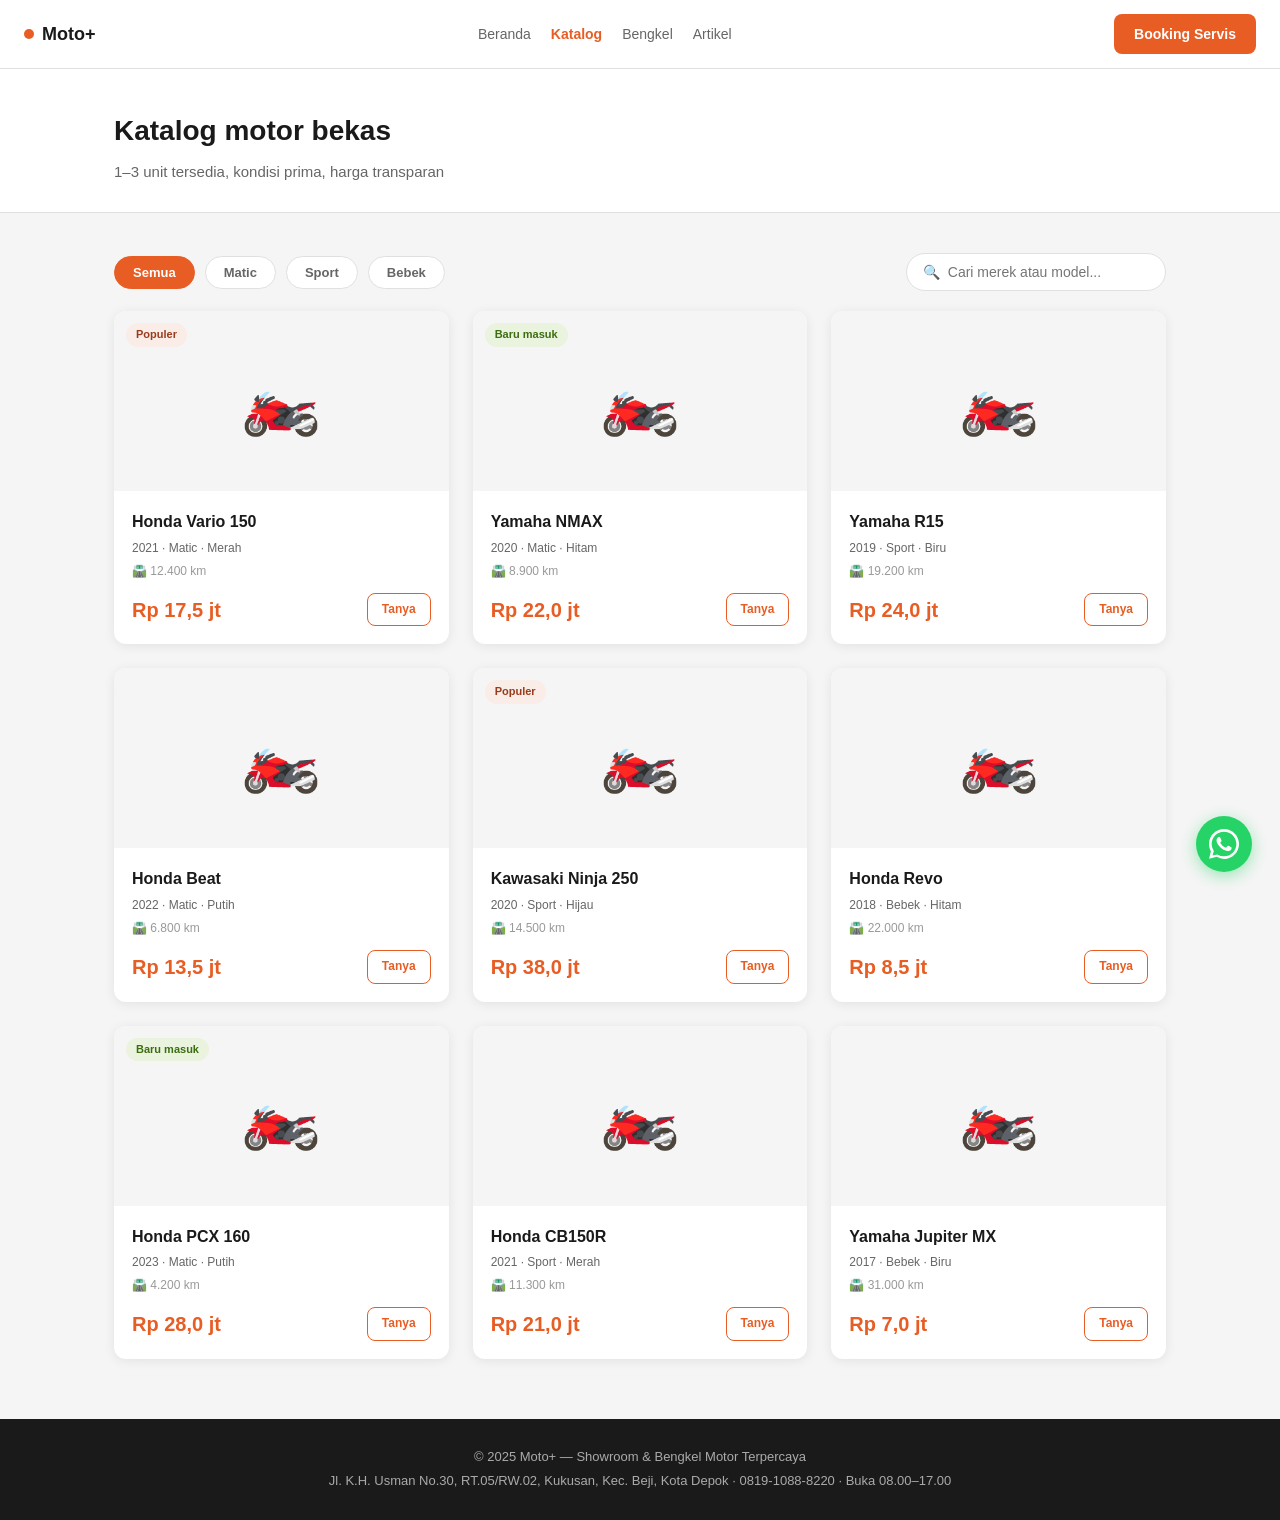
<file: katalog.html>
<!DOCTYPE html>
<html lang="id">
<head>
  <meta charset="UTF-8">
  <meta name="viewport" content="width=device-width, initial-scale=1.0">
  <title>Katalog Motor — Moto+</title>
  <link rel="stylesheet" href="css/style.css">
  <style>
    .filter-bar {
      display: flex;
      gap: 10px;
      flex-wrap: wrap;
      margin-bottom: 28px;
    }
    .filter-btn {
      padding: 8px 18px;
      border-radius: 20px;
      border: 1.5px solid var(--border);
      background: white;
      color: var(--text-gray);
      font-size: 13px;
      font-weight: 600;
      cursor: pointer;
      transition: all 0.2s;
    }
    .filter-btn:hover,
    .filter-btn.active {
      background: var(--primary);
      color: white;
      border-color: var(--primary);
    }
    .motor-grid {
      display: grid;
      grid-template-columns: repeat(3, 1fr);
      gap: 24px;
    }
    .motor-card {
      background: white;
      border-radius: var(--radius-md);
      overflow: hidden;
      box-shadow: var(--shadow);
      transition: transform 0.2s;
      cursor: pointer;
    }
    .motor-card:hover { transform: translateY(-4px); }
    .motor-card .img-area {
      background: var(--bg-gray);
      height: 180px;
      display: flex;
      align-items: center;
      justify-content: center;
      font-size: 64px;
      position: relative;
    }
    .motor-card .info { padding: 18px; }
    .motor-card h3 { font-size: 16px; font-weight: 700; margin-bottom: 4px; }
    .motor-card .spek { font-size: 12px; color: var(--text-gray); margin-bottom: 4px; }
    .motor-card .km { font-size: 12px; color: var(--text-light); margin-bottom: 12px; }
    .motor-card .harga { font-size: 20px; font-weight: 800; color: var(--primary); }
    .motor-card .badge-area { position: absolute; top: 12px; left: 12px; display: flex; gap: 6px; }
    .hidden { display: none; }
  </style>
</head>
<body>

  <nav class="navbar">
    <a href="index.html" class="logo">
      <span class="logo-dot"></span>
      Moto+
    </a>
    <ul class="nav-links">
      <li><a href="index.html">Beranda</a></li>
      <li><a href="katalog.html" class="active">Katalog</a></li>
      <li><a href="bengkel.html">Bengkel</a></li>
      <li><a href="blog.html">Artikel</a></li>
    </ul>
    <a href="bengkel.html" class="btn btn-primary">Booking Servis</a>
  </nav>

  <!-- HEADER HALAMAN -->
  <section style="background: white; padding: 40px 0 28px; border-bottom: 1px solid var(--border);">
    <div class="container">
      <h1 style="font-size: 28px; font-weight: 800; margin-bottom: 6px;">Katalog motor bekas</h1>
      <p style="color: var(--text-gray); font-size: 15px;">1–3 unit tersedia, kondisi prima, harga transparan</p>
    </div>
  </section>

  <!-- KONTEN KATALOG -->
  <section style="padding: 40px 0 60px;">
    <div class="container">

      <!-- Filter & Search -->
      <div style="display: flex; justify-content: space-between; align-items: center; margin-bottom: 20px; flex-wrap: wrap; gap: 16px;">
        <div class="filter-bar" style="margin-bottom: 0;">
          <button class="filter-btn active" onclick="filterMotor('semua', this)">Semua</button>
          <button class="filter-btn" onclick="filterMotor('matic', this)">Matic</button>
          <button class="filter-btn" onclick="filterMotor('sport', this)">Sport</button>
          <button class="filter-btn" onclick="filterMotor('bebek', this)">Bebek</button>
        </div>
        <input type="text" placeholder="🔍  Cari merek atau model..."
          oninput="cariMotor(this.value)"
          style="padding: 10px 16px; border: 1.5px solid var(--border); border-radius: 20px; font-size: 14px; width: 260px; outline: none;">
      </div>

      <!-- Grid Motor -->
      <div class="motor-grid" id="motor-grid">

        <div class="motor-card" data-tipe="matic" data-nama="honda vario 150">
          <div class="img-area">
            🏍️
            <div class="badge-area">
              <span class="badge badge-hot">Populer</span>
            </div>
          </div>
          <div class="info">
            <h3>Honda Vario 150</h3>
            <p class="spek">2021 · Matic · Merah</p>
            <p class="km">🛣️ 12.400 km</p>
            <div style="display: flex; justify-content: space-between; align-items: center;">
              <div class="harga">Rp 17,5 jt</div>
              <a href="bengkel.html" class="btn btn-outline" style="padding: 6px 14px; font-size: 12px;">Tanya</a>
            </div>
          </div>
        </div>

        <div class="motor-card" data-tipe="matic" data-nama="yamaha nmax">
          <div class="img-area">
            🏍️
            <div class="badge-area">
              <span class="badge badge-new">Baru masuk</span>
            </div>
          </div>
          <div class="info">
            <h3>Yamaha NMAX</h3>
            <p class="spek">2020 · Matic · Hitam</p>
            <p class="km">🛣️ 8.900 km</p>
            <div style="display: flex; justify-content: space-between; align-items: center;">
              <div class="harga">Rp 22,0 jt</div>
              <a href="bengkel.html" class="btn btn-outline" style="padding: 6px 14px; font-size: 12px;">Tanya</a>
            </div>
          </div>
        </div>

        <div class="motor-card" data-tipe="sport" data-nama="yamaha r15">
          <div class="img-area">🏍️</div>
          <div class="info">
            <h3>Yamaha R15</h3>
            <p class="spek">2019 · Sport · Biru</p>
            <p class="km">🛣️ 19.200 km</p>
            <div style="display: flex; justify-content: space-between; align-items: center;">
              <div class="harga">Rp 24,0 jt</div>
              <a href="bengkel.html" class="btn btn-outline" style="padding: 6px 14px; font-size: 12px;">Tanya</a>
            </div>
          </div>
        </div>

        <div class="motor-card" data-tipe="matic" data-nama="honda beat">
          <div class="img-area">🏍️</div>
          <div class="info">
            <h3>Honda Beat</h3>
            <p class="spek">2022 · Matic · Putih</p>
            <p class="km">🛣️ 6.800 km</p>
            <div style="display: flex; justify-content: space-between; align-items: center;">
              <div class="harga">Rp 13,5 jt</div>
              <a href="bengkel.html" class="btn btn-outline" style="padding: 6px 14px; font-size: 12px;">Tanya</a>
            </div>
          </div>
        </div>

        <div class="motor-card" data-tipe="sport" data-nama="kawasaki ninja 250">
          <div class="img-area">
            🏍️
            <div class="badge-area">
              <span class="badge badge-hot">Populer</span>
            </div>
          </div>
          <div class="info">
            <h3>Kawasaki Ninja 250</h3>
            <p class="spek">2020 · Sport · Hijau</p>
            <p class="km">🛣️ 14.500 km</p>
            <div style="display: flex; justify-content: space-between; align-items: center;">
              <div class="harga">Rp 38,0 jt</div>
              <a href="bengkel.html" class="btn btn-outline" style="padding: 6px 14px; font-size: 12px;">Tanya</a>
            </div>
          </div>
        </div>

        <div class="motor-card" data-tipe="bebek" data-nama="honda revo">
          <div class="img-area">🏍️</div>
          <div class="info">
            <h3>Honda Revo</h3>
            <p class="spek">2018 · Bebek · Hitam</p>
            <p class="km">🛣️ 22.000 km</p>
            <div style="display: flex; justify-content: space-between; align-items: center;">
              <div class="harga">Rp 8,5 jt</div>
              <a href="bengkel.html" class="btn btn-outline" style="padding: 6px 14px; font-size: 12px;">Tanya</a>
            </div>
          </div>
        </div>

        <div class="motor-card" data-tipe="matic" data-nama="honda pcx 160">
          <div class="img-area">
            🏍️
            <div class="badge-area">
              <span class="badge badge-new">Baru masuk</span>
            </div>
          </div>
          <div class="info">
            <h3>Honda PCX 160</h3>
            <p class="spek">2023 · Matic · Putih</p>
            <p class="km">🛣️ 4.200 km</p>
            <div style="display: flex; justify-content: space-between; align-items: center;">
              <div class="harga">Rp 28,0 jt</div>
              <a href="bengkel.html" class="btn btn-outline" style="padding: 6px 14px; font-size: 12px;">Tanya</a>
            </div>
          </div>
        </div>

        <div class="motor-card" data-tipe="sport" data-nama="honda cb150r">
          <div class="img-area">🏍️</div>
          <div class="info">
            <h3>Honda CB150R</h3>
            <p class="spek">2021 · Sport · Merah</p>
            <p class="km">🛣️ 11.300 km</p>
            <div style="display: flex; justify-content: space-between; align-items: center;">
              <div class="harga">Rp 21,0 jt</div>
              <a href="bengkel.html" class="btn btn-outline" style="padding: 6px 14px; font-size: 12px;">Tanya</a>
            </div>
          </div>
        </div>

        <div class="motor-card" data-tipe="bebek" data-nama="yamaha jupiter mx">
          <div class="img-area">🏍️</div>
          <div class="info">
            <h3>Yamaha Jupiter MX</h3>
            <p class="spek">2017 · Bebek · Biru</p>
            <p class="km">🛣️ 31.000 km</p>
            <div style="display: flex; justify-content: space-between; align-items: center;">
              <div class="harga">Rp 7,0 jt</div>
              <a href="bengkel.html" class="btn btn-outline" style="padding: 6px 14px; font-size: 12px;">Tanya</a>
            </div>
          </div>
        </div>

      </div>

      <!-- Pesan kalau tidak ada hasil -->
      <div id="tidak-ada" style="display:none; text-align: center; padding: 60px 0; color: var(--text-gray);">
        <div style="font-size: 48px; margin-bottom: 12px;">🔍</div>
        <p style="font-size: 16px; font-weight: 600;">Motor tidak ditemukan</p>
        <p style="font-size: 14px;">Coba kata kunci atau filter lain</p>
      </div>

    </div>
  </section>

  <footer class="footer">
    <p>© 2025 Moto+ — Showroom & Bengkel Motor Terpercaya</p>
    <p style="margin-top: 4px;">Jl. K.H. Usman No.30, RT.05/RW.02, Kukusan, Kec. Beji, Kota Depok · 0819-1088-8220 · Buka 08.00–17.00</p>
  </footer>

  <script src="js/script.js"></script>
  <script>
    let filterAktif = 'semua';

    function filterMotor(tipe, btn) {
      filterAktif = tipe;
      document.querySelectorAll('.filter-btn').forEach(b => b.classList.remove('active'));
      btn.classList.add('active');
      tampilkanMotor();
    }

    function cariMotor(keyword) {
      tampilkanMotor(keyword.toLowerCase());
    }

    function tampilkanMotor(keyword = '') {
      const cards = document.querySelectorAll('.motor-card');
      let ada = false;
      cards.forEach(card => {
        const tipe = card.getAttribute('data-tipe');
        const nama = card.getAttribute('data-nama');
        const cocokFilter = filterAktif === 'semua' || tipe === filterAktif;
        const cocokCari = nama.includes(keyword);
        if (cocokFilter && cocokCari) {
          card.classList.remove('hidden');
          ada = true;
        } else {
          card.classList.add('hidden');
        }
      });
      document.getElementById('tidak-ada').style.display = ada ? 'none' : 'block';
    }
  </script>
  <!-- Tombol WA Floating -->
<a href="https://wa.me/6281910888220" target="_blank"
   title="Chat WhatsApp Admin"
   style="
     position: fixed;
     bottom: 28px;
     right: 28px;
     width: 56px;
     height: 56px;
     background: #25D366;
     border-radius: 50%;
     display: flex;
     align-items: center;
     justify-content: center;
     box-shadow: 0 4px 16px rgba(37,211,102,0.45);
     z-index: 9999;
     transition: transform 0.2s;
   "
   onmouseover="this.style.transform='scale(1.12)'"
   onmouseout="this.style.transform='scale(1)'">
  <svg width="30" height="30" viewBox="0 0 24 24" fill="white">
    <path d="M17.472 14.382c-.297-.149-1.758-.867-2.03-.967-.273-.099-.471-.148-.67.15-.197.297-.767.966-.94 1.164-.173.199-.347.223-.644.075-.297-.15-1.255-.463-2.39-1.475-.883-.788-1.48-1.761-1.653-2.059-.173-.297-.018-.458.13-.606.134-.133.298-.347.446-.52.149-.174.198-.298.298-.497.099-.198.05-.371-.025-.52-.075-.149-.669-1.612-.916-2.207-.242-.579-.487-.5-.669-.51-.173-.008-.371-.01-.57-.01-.198 0-.52.074-.792.372-.272.297-1.04 1.016-1.04 2.479 0 1.462 1.065 2.875 1.213 3.074.149.198 2.096 3.2 5.077 4.487.709.306 1.262.489 1.694.625.712.227 1.36.195 1.871.118.571-.085 1.758-.719 2.006-1.413.248-.694.248-1.289.173-1.413-.074-.124-.272-.198-.57-.347z"/>
    <path d="M12 0C5.373 0 0 5.373 0 12c0 2.123.554 4.118 1.528 5.855L.057 23.882l6.198-1.625A11.934 11.934 0 0012 24c6.627 0 12-5.373 12-12S18.627 0 12 0zm0 21.894a9.87 9.87 0 01-5.031-1.378l-.361-.214-3.741.981.999-3.648-.235-.374A9.861 9.861 0 012.106 12C2.106 6.533 6.533 2.106 12 2.106c5.466 0 9.894 4.427 9.894 9.894 0 5.466-4.428 9.894-9.894 9.894z"/>
  </svg>
</a>
</body>
</html>
</file>
<file: css/style.css>
* { margin: 0; padding: 0; box-sizing: border-box; }

:root {
  --primary: #E85D24;
  --primary-light: #FAECE7;
  --primary-dark: #993C1D;
  --text-dark: #1a1a1a;
  --text-gray: #666666;
  --text-light: #999999;
  --bg-white: #ffffff;
  --bg-gray: #f5f5f5;
  --border: #e0e0e0;
  --radius-sm: 8px;
  --radius-md: 12px;
  --radius-lg: 16px;
  --shadow: 0 2px 12px rgba(0,0,0,0.08);
}

html { scroll-behavior: smooth; }

body {
  font-family: 'Segoe UI', Arial, sans-serif;
  font-size: 15px;
  color: var(--text-dark);
  background: var(--bg-gray);
  line-height: 1.6;
}

::-webkit-scrollbar { width: 6px; }
::-webkit-scrollbar-track { background: var(--bg-gray); }
::-webkit-scrollbar-thumb { background: var(--border); border-radius: 3px; }

/* ===== NAVBAR ===== */
.navbar {
  background: var(--bg-white);
  padding: 14px 24px;
  display: flex;
  align-items: center;
  justify-content: space-between;
  border-bottom: 1px solid var(--border);
  position: sticky;
  top: 0;
  z-index: 100;
  flex-wrap: wrap;
  gap: 8px;
}

.logo {
  display: flex;
  align-items: center;
  gap: 8px;
  font-size: 18px;
  font-weight: 700;
  color: var(--text-dark);
  text-decoration: none;
}

.logo-dot {
  width: 10px;
  height: 10px;
  background: var(--primary);
  border-radius: 50%;
  flex-shrink: 0;
}

.nav-links {
  display: flex;
  gap: 20px;
  list-style: none;
}

.nav-links a {
  text-decoration: none;
  color: var(--text-gray);
  font-size: 14px;
  transition: color 0.2s;
}

.nav-links a:hover,
.nav-links a.active {
  color: var(--primary);
  font-weight: 600;
}

/* ===== HAMBURGER (mobile) ===== */
.hamburger {
  display: none;
  flex-direction: column;
  gap: 5px;
  cursor: pointer;
  padding: 4px;
  background: none;
  border: none;
}

.hamburger span {
  width: 24px;
  height: 2px;
  background: var(--text-dark);
  border-radius: 2px;
  transition: all 0.3s;
  display: block;
}

.hamburger.open span:nth-child(1) { transform: rotate(45deg) translate(5px, 5px); }
.hamburger.open span:nth-child(2) { opacity: 0; }
.hamburger.open span:nth-child(3) { transform: rotate(-45deg) translate(5px, -5px); }

.nav-mobile {
  display: none;
  width: 100%;
  flex-direction: column;
  gap: 0;
  border-top: 1px solid var(--border);
  padding-top: 8px;
  margin-top: 4px;
}

.nav-mobile.open { display: flex; }

.nav-mobile a {
  padding: 12px 4px;
  color: var(--text-gray);
  text-decoration: none;
  font-size: 15px;
  border-bottom: 1px solid var(--border);
  transition: color 0.2s;
}

.nav-mobile a:last-child { border-bottom: none; }
.nav-mobile a.active,
.nav-mobile a:hover { color: var(--primary); font-weight: 600; }

/* ===== BUTTON ===== */
.btn {
  padding: 9px 20px;
  border-radius: var(--radius-sm);
  font-size: 14px;
  font-weight: 600;
  cursor: pointer;
  border: none;
  transition: all 0.2s;
  text-decoration: none;
  display: inline-block;
  text-align: center;
}

.btn:hover { opacity: 0.88; transform: translateY(-1px); }
.btn:active { transform: translateY(0); }
.btn-primary { background: var(--primary); color: white; }
.btn-outline {
  background: transparent;
  color: var(--primary);
  border: 1.5px solid var(--primary);
}

/* ===== CONTAINER ===== */
.container {
  max-width: 1100px;
  margin: 0 auto;
  padding: 0 24px;
}

/* ===== HERO ===== */
.hero-section {
  background: linear-gradient(135deg, #1a1a1a 0%, #2d2d2d 100%);
  color: white;
  padding: 80px 0;
}

.hero-inner {
  display: flex;
  align-items: center;
  gap: 48px;
}

.hero-text { flex: 1; }

.hero-text h1 {
  font-size: 42px;
  font-weight: 800;
  line-height: 1.2;
  margin-bottom: 16px;
}

.hero-text p {
  color: #aaa;
  font-size: 16px;
  margin-bottom: 32px;
}

.hero-btns { display: flex; gap: 12px; flex-wrap: wrap; }

.hero-stats-box {
  flex: 1;
  background: rgba(255,255,255,0.05);
  border-radius: var(--radius-lg);
  padding: 40px;
  display: flex;
  gap: 32px;
  justify-content: center;
  flex-wrap: wrap;
}

.hero-stat { text-align: center; }
.hero-stat-num { font-size: 36px; font-weight: 800; color: var(--primary); }
.hero-stat-lbl { font-size: 13px; color: #aaa; }

/* ===== GRID MOTOR (unggulan) ===== */
.motor-unggulan-grid {
  display: grid;
  grid-template-columns: repeat(3, 1fr);
  gap: 24px;
}

/* ===== ESTIMASI ===== */
.estimasi-grid {
  display: grid;
  grid-template-columns: 1fr 1fr;
  gap: 14px;
  margin-bottom: 14px;
}

.estimasi-grid .span2 { grid-column: span 2; }

/* ===== KEUNGGULAN GRID ===== */
.keunggulan-grid {
  display: grid;
  grid-template-columns: repeat(4, 1fr);
  gap: 24px;
}

/* ===== CARD ===== */
.card {
  background: var(--bg-white);
  border-radius: var(--radius-md);
  overflow: hidden;
  box-shadow: var(--shadow);
  transition: transform 0.2s, box-shadow 0.2s;
}

.card:hover {
  transform: translateY(-4px);
  box-shadow: 0 8px 24px rgba(0,0,0,0.12);
}

/* ===== BADGE ===== */
.badge {
  display: inline-block;
  padding: 3px 10px;
  border-radius: 20px;
  font-size: 11px;
  font-weight: 600;
}

.badge-hot { background: #FAECE7; color: #993C1D; }
.badge-new { background: #EAF3DE; color: #3B6D11; }

/* ===== FOOTER ===== */
.footer {
  background: var(--text-dark);
  color: #aaa;
  text-align: center;
  padding: 28px 20px;
  font-size: 13px;
}

/* ===== KATALOG ===== */
.motor-grid-katalog {
  display: grid;
  grid-template-columns: repeat(3, 1fr);
  gap: 24px;
}

.filter-bar {
  display: flex;
  gap: 10px;
  flex-wrap: wrap;
  margin-bottom: 0;
}

.filter-btn {
  padding: 8px 18px;
  border-radius: 20px;
  border: 1.5px solid var(--border);
  background: white;
  color: var(--text-gray);
  font-size: 13px;
  font-weight: 600;
  cursor: pointer;
  transition: all 0.2s;
}

.filter-btn:hover,
.filter-btn.active {
  background: var(--primary);
  color: white;
  border-color: var(--primary);
}

/* ===== BENGKEL ===== */
.layanan-grid {
  display: grid;
  grid-template-columns: repeat(3, 1fr);
  gap: 16px;
  margin-bottom: 28px;
}

.layanan-card {
  background: white;
  border: 2px solid var(--border);
  border-radius: var(--radius-md);
  padding: 20px 16px;
  text-align: center;
  cursor: pointer;
  transition: all 0.2s;
}

.layanan-card:hover,
.layanan-card.selected {
  border-color: var(--primary);
  background: var(--primary-light);
}

.form-group { margin-bottom: 16px; }
.form-group label {
  display: block;
  font-size: 13px;
  font-weight: 600;
  color: var(--text-gray);
  margin-bottom: 6px;
}

.form-group input,
.form-group select,
.form-group textarea {
  width: 100%;
  padding: 11px 14px;
  border: 1.5px solid var(--border);
  border-radius: var(--radius-sm);
  font-size: 14px;
  font-family: inherit;
  transition: border-color 0.2s;
  background: white;
}

.form-group input:focus,
.form-group select:focus,
.form-group textarea:focus {
  outline: none;
  border-color: var(--primary);
}

.form-row { display: grid; grid-template-columns: 1fr 1fr; gap: 16px; }

.step-bar {
  display: flex;
  align-items: center;
  justify-content: center;
  margin-bottom: 36px;
}

.step { display: flex; flex-direction: column; align-items: center; gap: 6px; }

.step-circle {
  width: 36px;
  height: 36px;
  border-radius: 50%;
  background: var(--border);
  color: var(--text-light);
  display: flex;
  align-items: center;
  justify-content: center;
  font-weight: 700;
  font-size: 14px;
  transition: all 0.3s;
}

.step.active .step-circle { background: var(--primary); color: white; }
.step.done .step-circle { background: #22c55e; color: white; }
.step-label { font-size: 11px; color: var(--text-gray); font-weight: 600; }
.step.active .step-label { color: var(--primary); }

.step-line {
  width: 60px;
  height: 2px;
  background: var(--border);
  margin-bottom: 20px;
  transition: background 0.3s;
}

.step-line.done { background: #22c55e; }

.panel { display: none; }
.panel.active { display: block; }

.riwayat-item {
  background: white;
  border-radius: var(--radius-md);
  padding: 16px 20px;
  display: flex;
  justify-content: space-between;
  align-items: center;
  margin-bottom: 12px;
  box-shadow: var(--shadow);
}

.status-badge { padding: 4px 12px; border-radius: 20px; font-size: 12px; font-weight: 600; }
.status-selesai { background: #dcfce7; color: #15803d; }
.status-proses  { background: #fef9c3; color: #a16207; }
.status-antri   { background: #e0f2fe; color: #0369a1; }

/* ===== BLOG ===== */
.artikel-grid {
  display: grid;
  grid-template-columns: repeat(3, 1fr);
  gap: 24px;
}

.artikel-featured {
  background: white;
  border-radius: var(--radius-lg);
  overflow: hidden;
  box-shadow: var(--shadow);
  display: grid;
  grid-template-columns: 1fr 1fr;
  margin-bottom: 48px;
}

/* ===== LOADING OVERLAY ===== */
.loading-overlay {
  display: none;
  position: fixed;
  inset: 0;
  background: rgba(0,0,0,0.45);
  z-index: 9998;
  align-items: center;
  justify-content: center;
  flex-direction: column;
  gap: 16px;
  color: white;
  font-size: 15px;
  font-weight: 600;
}
.loading-overlay.show { display: flex; }
.spinner {
  width: 44px;
  height: 44px;
  border: 4px solid rgba(255,255,255,0.3);
  border-top-color: white;
  border-radius: 50%;
  animation: spin 0.8s linear infinite;
}
@keyframes spin { to { transform: rotate(360deg); } }

/* ===== MODAL ===== */
.modal-backdrop {
  display: none;
  position: fixed;
  inset: 0;
  background: rgba(0,0,0,0.5);
  z-index: 9990;
  align-items: center;
  justify-content: center;
  padding: 16px;
}
.modal-backdrop.show { display: flex; }
.modal-box {
  background: white;
  border-radius: var(--radius-lg);
  max-width: 680px;
  width: 100%;
  max-height: 88vh;
  overflow-y: auto;
}

/* ===== RESPONSIVE TABLET (768px) ===== */
@media (max-width: 768px) {

  /* Navbar */
  .navbar { padding: 12px 16px; }
  .nav-links { display: none; }
  .navbar > .btn { display: none; }
  .hamburger { display: flex; }

  /* Container */
  .container { padding: 0 16px; }

  /* Hero */
  .hero-section { padding: 40px 0; }
  .hero-inner { flex-direction: column; gap: 24px; }
  .hero-text h1 { font-size: 28px; }
  .hero-text p { font-size: 14px; margin-bottom: 20px; }
  .hero-stats-box { padding: 24px 16px; gap: 20px; }
  .hero-stat-num { font-size: 26px; }
  .hero-stat-lbl { font-size: 11px; }

  /* Grid motor unggulan */
  .motor-unggulan-grid { grid-template-columns: 1fr; gap: 16px; }

  /* Estimasi */
  .estimasi-grid { grid-template-columns: 1fr; }
  .estimasi-grid .span2 { grid-column: span 1; }

  /* Keunggulan */
  .keunggulan-grid { grid-template-columns: repeat(2, 1fr); gap: 14px; }

  /* Katalog */
  .motor-grid-katalog { grid-template-columns: repeat(2, 1fr); gap: 14px; }

  /* Bengkel */
  .layanan-grid { grid-template-columns: repeat(2, 1fr); }
  .form-row { grid-template-columns: 1fr; }
  .step-line { width: 28px; }
  .step-label { font-size: 9px; }

  /* Blog */
  .artikel-grid { grid-template-columns: 1fr; }
  .artikel-featured { grid-template-columns: 1fr; }

  /* Section padding */
  section { padding-top: 36px !important; padding-bottom: 36px !important; }
}

/* ===== RESPONSIVE HP KECIL (480px) ===== */
@media (max-width: 480px) {
  .hero-text h1 { font-size: 22px; }
  .hero-stats-box { gap: 12px; }
  .hero-stat-num { font-size: 22px; }
  .keunggulan-grid { grid-template-columns: 1fr; }
  .motor-grid-katalog { grid-template-columns: 1fr; }
  .layanan-grid { grid-template-columns: repeat(2, 1fr); }
  .step-circle { width: 28px; height: 28px; font-size: 12px; }
  .step-line { width: 18px; }
}
</file>
